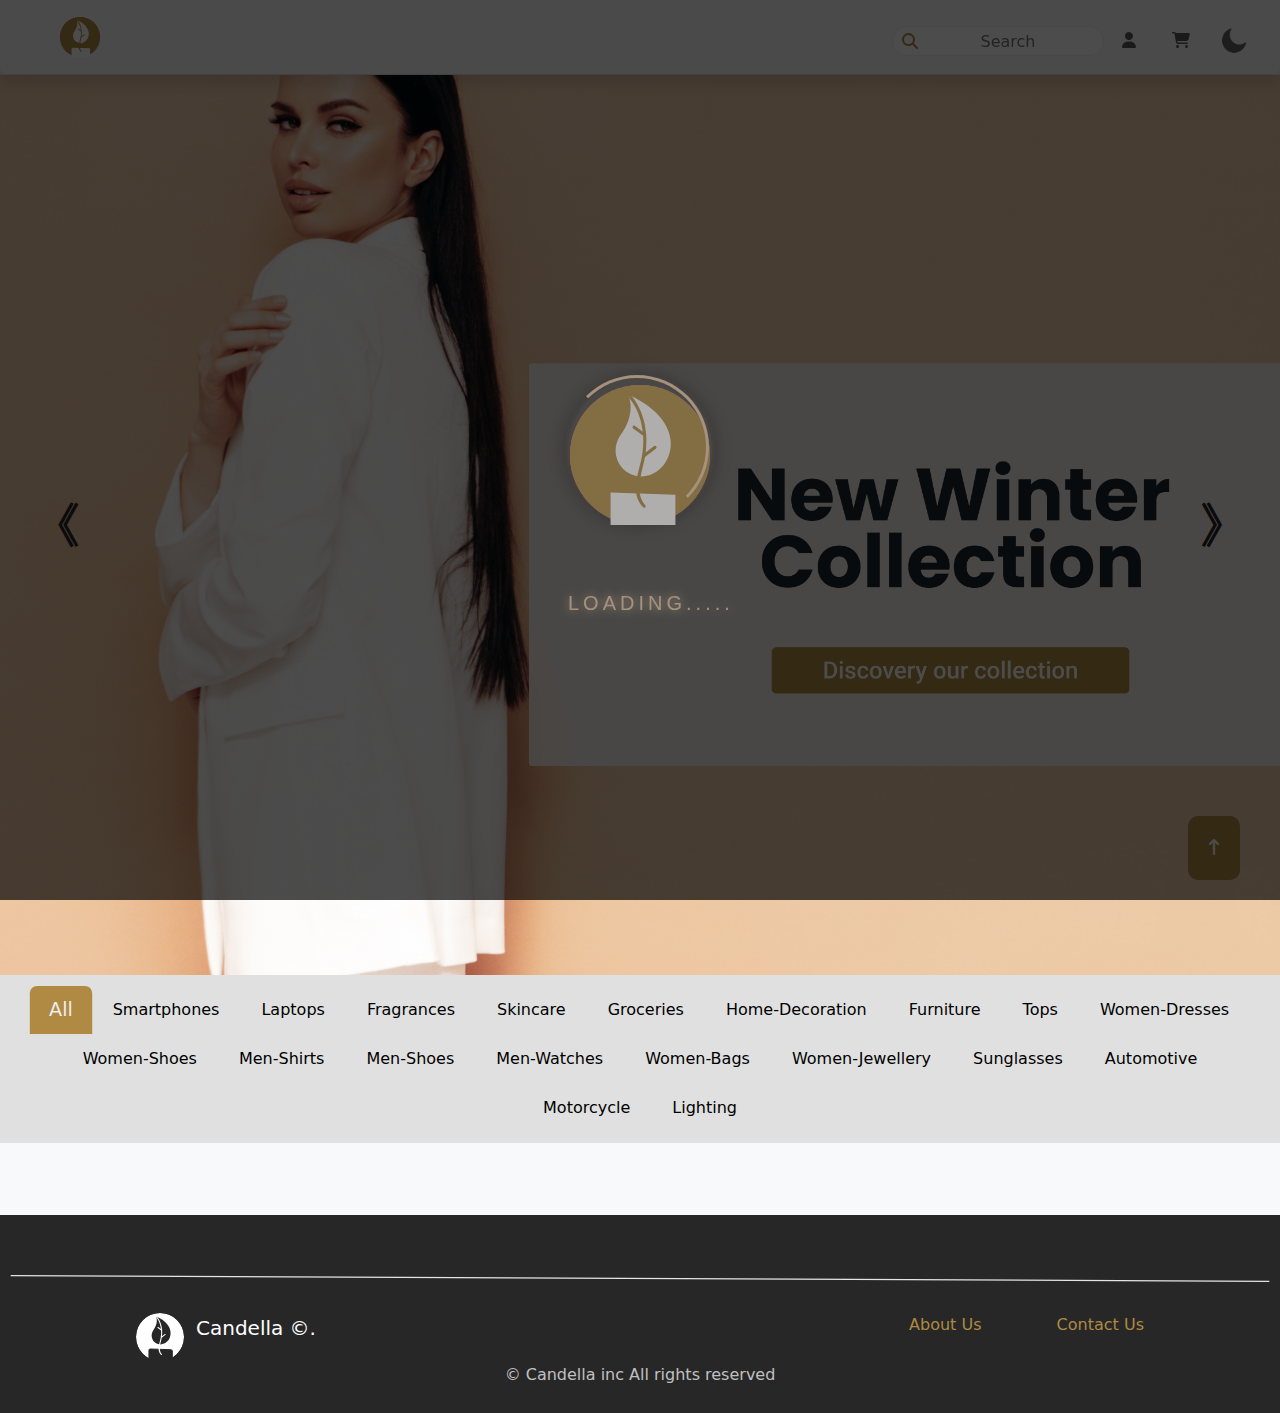
<file: index.html>
<!DOCTYPE html>
<html lang="en">

<head>
    <meta charset="UTF-8">
    <meta name="viewport" content="width=device-width, initial-scale=1.0">
    <title>Candella | Home</title>
    <link rel="icon" type="image/x-icon" href="images/logo.svg">
    <!-- TODO:-------------------START google fonts----------------- -->

    <!-- TODO:-------------------END google fonts------------------- -->

    <!-- TODO:-------------------START CSS Links----------------------->
    <link rel="stylesheet" href="https://cdn.jsdelivr.net/npm/bootstrap@5.3.2/dist/css/bootstrap.min.css">
    <link rel="stylesheet" href="css/all.min.css">
    <link rel="stylesheet" href="css/styles.css">
    <!-- TODO:-------------------END CSS Links------------------------ -->

    <!-- done:-------------------Start jQuery Links------------------------ -->
    <script src="js/jquery.min.js"></script>
    <!-- done:-------------------END jQuery Links------------------------ -->

</head>

<body id="homePage">
    <!-- !------Loading Page-- -->
    <div id="loading">
        <div class="ring">
            <img src="images/logo.svg">
            Loading.....
            <span></span>
        </div>
    </div>
    <!-- !-------- -->
    <div class="container-fluid p-0">
    <nav class="navbar fixed-top navbar-expand-lg shadow  rounded ">
        <div class="container-fluid d-flex align-items-center h-100 ">
            <a class="navbar-brand d-flex justify-content-center align-items-center ms-5" href="index.html">
                <img src="images/logo.svg" class="logo" alt="logo">
            </a>
            <button class="navbar-toggler" type="button" data-bs-toggle="collapse"
                data-bs-target="#navbarSupportedContent" aria-controls="navbarSupportedContent" aria-expanded="false"
                aria-label="Toggle navigation">
                <span class="navbar-toggler-icon"></span>
            </button>

            <div class="collapse navbar-collapse rounded-5 pt-2 toggle-menu" id="navbarSupportedContent">
                <ul class="navbar-nav ms-auto d-flex align-items-center ms-auto ">
                    <li>
                        <form class="search-form" role="search">
                            <input class="form-control-search text-dark mx-auto " type="search" placeholder="Search"
                                aria-label="Search" oninput="search(this.value);" >
                            <i class="fa-solid fa-magnifying-glass search-sign"></i>
                        </form>
                    </li>
                    <li class="nav-item">
                        <a class="nav-link" id="signupIcon" href="signup.html"><i class="fa-solid fa-user"></i></a>
                        <a class="nav-link hiddenIcon" id="signoutIcon" href="login.html"><i class="fa-solid fa-sign-out"></i></a>
                        <a class="nav-link " id="arrow-top" href=""><i class="fa-solid fa-arrow-turn-up"></i></a>
                    </li>
                    <li class="nav-item">
                        <a class="nav-link d-none" href="#"><i class="fa-solid fa-right-from-bracket"></i></a>
                    </li>
                    <li class="nav-item">
                        <a class="nav-link" href="cart.html"><i class="fa-solid fa-cart-shopping"></i>
                            <span id="cart-count"></span>
                        </a>
                    </li>
                    <!-- ! Dark & Light Mode Theme -->
                    <img src="images/moon.png"class='fas' id="dark_Icon">
                    <!-- ! Dark & Light Mode Theme -->
                </ul>


                </div>
            </div>
        </nav>
        <div class="slider-container">
            <div class="slider">

                <img src="images/slider1.png" alt="img1" class="img_slider active">
                <img src="images/slider2.png" alt="img2" class="img_slider">
                <img src="images/slider3.png" alt="img3" class="img_slider">
                <img src="images/slider4.png" alt="img4" class="img_slider">
                <!-- <div class="next">
            <i class="fa-solid fa-angles-right"></i>
        </div>
        <div class="prev">
            <i class="fa-solid fa-angles-left"></i>
        </div> -->
                <a class="prev">《</a>
                <a class="next">》</a>
            </div>
        </div>
        <ul class="nav nav-tabs justify-content-center container-fluid catogories">
            <li class="nav-item ">
                <a class="nav-link category Active" id="all" data-category="" aria-current="page" href="#">All</a>
            </li>
            <li class="nav-item">
                <a class="nav-link category" data-category="category/smartphones" href="#">Smartphones</a>
            </li>
            <li class="nav-item">
                <a class="nav-link category" data-category="category/laptops" href="#">Laptops</a>
            </li>
            <li class="nav-item">
                <a class="nav-link category" data-category="category/fragrances" href="#">Fragrances</a>
            </li>
            <li class="nav-item">
                <a class="nav-link category" data-category="category/skincare" href="#">Skincare</a>
            </li>
            <li class="nav-item">
                <a class="nav-link category" data-category="category/groceries" href="#">Groceries</a>
            </li>
            <li class="nav-item">
                <a class="nav-link category" data-category="category/home-decoration" href="#">Home-Decoration</a>
            </li>
            <li class="nav-item">
                <a class="nav-link category" data-category="category/furniture" href="#">Furniture</a>
            </li>
            <li class="nav-item">
                <a class="nav-link category" data-category="category/tops" href="#">Tops</a>
            </li>
            <li class="nav-item">
                <a class="nav-link category" data-category="category/womens-dresses" href="#">Women-Dresses</a>
            </li>
            <li class="nav-item">
                <a class="nav-link category" data-category="category/womens-shoes" href="#">Women-Shoes</a>
            </li>
            <li class="nav-item">
                <a class="nav-link category" data-category="category/mens-shirts" href="#">Men-Shirts</a>
            </li>
            <li class="nav-item">
                <a class="nav-link category" data-category="category/mens-shoes" href="#">Men-Shoes</a>
            </li>
            <li class="nav-item">
                <a class="nav-link category" data-category="category/mens-watches" href="#">Men-Watches</a>
            </li>
            <li class="nav-item">
                <a class="nav-link category" data-category="category/womens-bags" href="#">Women-Bags</a>
            </li>
            <li class="nav-item">
                <a class="nav-link category" data-category="category/womens-jewellery" href="#">Women-Jewellery</a>
            </li>
            <li class="nav-item">
                <a class="nav-link category" data-category="category/sunglasses" href="#">Sunglasses</a>
            </li>
            <li class="nav-item">
                <a class="nav-link category" data-category="category/automotive" href="#">Automotive</a>
            </li>
            <li class="nav-item">
                <a class="nav-link category" data-category="category/motorcycle" href="#">Motorcycle</a>
            </li>
            <li class="nav-item">
                <a class="nav-link category" data-category="category/lighting" href="#">Lighting</a>
            </li>

        </ul>
        <div class="container d-flex justify-content-center">
            <div class="row fetch mt-4 w-100" id="rowData">
            </div>
        </div>
        <button class="top-button " onclick="scrollToTop()"><i class="fa-solid fa-arrow-up-long"></i></button>
    </div>

    <!-- --------------------Footer-------------------- -->
    <div class="footer mt-5">
        <div class="footerSec1">
            <img class="separator" src="images/line-1.svg" />
            <div class="logoSection">
                <div class="logoSec">
                    <img src="images/logo_b&w .svg" class="logoFooter">
                    <p class="logoDesc">Candella &copy;.</p>
                </div>
                <div class="contactAboutSection">
                    <a class="aboutFooter rounded-top-5" href="#" target="_parent">About Us</a>
                    <a class="contactFooter" href="contact.html">Contact Us</a>
                </div>
            </div>
        </div>
        <div class="aboutDiv">
            <div class="aboutParagraph">
                <h5 class=" mb-5">Candella is a FrontEnd E-commerce Project.</h5>
                <h5>GitHub Repo :</h5>
                <a href="https://github.com/Remondarefat/JavaScript_Project.git ">
                    https://github.com/Remondarefat/JavaScript_Project.git
                </a>
                <h5 class="mt-5">Our Team:</h5>

                <div class="container">
                    <div class="row justify-content-center align-items-center">

                        <div class="col-md-2 col-sm-4 aboutFooterDiv">
                            <img class=" rounded-circle aboutTeamImg" src="images/msps.jpeg" alt="">
                            <p style="font-size: 12px; " class="">
                                <a class="" href="https://www.linkedin.com/in/marwan-salem-442b96151/">
                                    <img src="images/linkedinlogo.png" class="gitIcon"> Marwan Salem
                                </a>
                            </p>
                        </div>

                        <div class="col-md-2 col-sm-4 aboutFooterDiv">
                            <img class=" rounded-circle aboutTeamImg" src="images/mgps.jpg" alt="">
                            <p style="font-size: 12px;">
                                <a class="" href="https://www.linkedin.com/in/moataz-gamal-293146217/">
                                    <img src="images/linkedinlogo.png" class="gitIcon "> Moataz Gamal
                                </a>
                            </p>
                        </div>

                        <div class="col-md-2 col-sm-4 aboutFooterDiv">
                            <img class=" rounded-circle aboutTeamImg" src="images/rsps.jpg" alt="">
                            <p style="font-size: 12px;">
                                <a class="" href="https://www.linkedin.com/in/rehab-sabry-08a864275/">
                                    <img src="images/linkedinlogo.png" class="gitIcon"> Rehab Sabry
                                </a>
                            </p>
                        </div>

                        <div class="col-md-2 col-sm-4 aboutFooterDiv ">
                            <img class=" rounded-circle aboutTeamImg" src="images/mnps.jpg" alt="">
                            <p style="font-size: 12px;">
                                <a class="" href="https://www.linkedin.com/in/minanagib22/">
                                    <img src="images/linkedinlogo.png" class="gitIcon "> Mina Naguib
                                </a>
                            </p>
                        </div>

                        <div class="col-md-2 col-sm-4 aboutFooterDiv ">
                            <img class=" rounded-circle aboutTeamImg" src="images/rrps.jpg" alt="">
                            <p style="font-size: 12px;">
                                <a class="" href="https://www.linkedin.com/in/remonda-refat-679a0b223/">
                                    <img src="images/linkedinlogo.png" class="gitIcon"> Remonda Refaat
                                </a>
                            </p>
                        </div>

                        <div class="col-md-2 col-sm-4 aboutFooterDiv">
                            <img class=" rounded-circle aboutTeamImg" src="images/seps.jpg" alt="">
                            <p style="font-size: 12px;">
                                <a class="" href="https://www.linkedin.com/in/salma-e-856468138/">
                                    <img src="images/linkedinlogo.png" class="gitIcon">Salma El Marhoumy
                                </a>
                            </p>
                        </div>
                    </div>
                </div>
            </div>

        </div>
        <div class="copyR">
            <p class="copyrightParagraph">&copy; Candella inc All rights reserved</p>
        </div>
    </div>
    <!-------------------------------------------- End Of Footer ------------------------------------------>

    <!-- TODO:-------------------JS Links------------------>
    
    <script src="https://cdn.jsdelivr.net/npm/bootstrap@5.3.2/dist/js/bootstrap.bundle.min.js"></script>
    <script src="js/main.js"></script>
    <script src="js/darkMode.js"></script>
    <script src="js/footer.js"></script>
    <!-- TODO:-------------------END JS Links---------------- -->

</body>

</html>
</file>
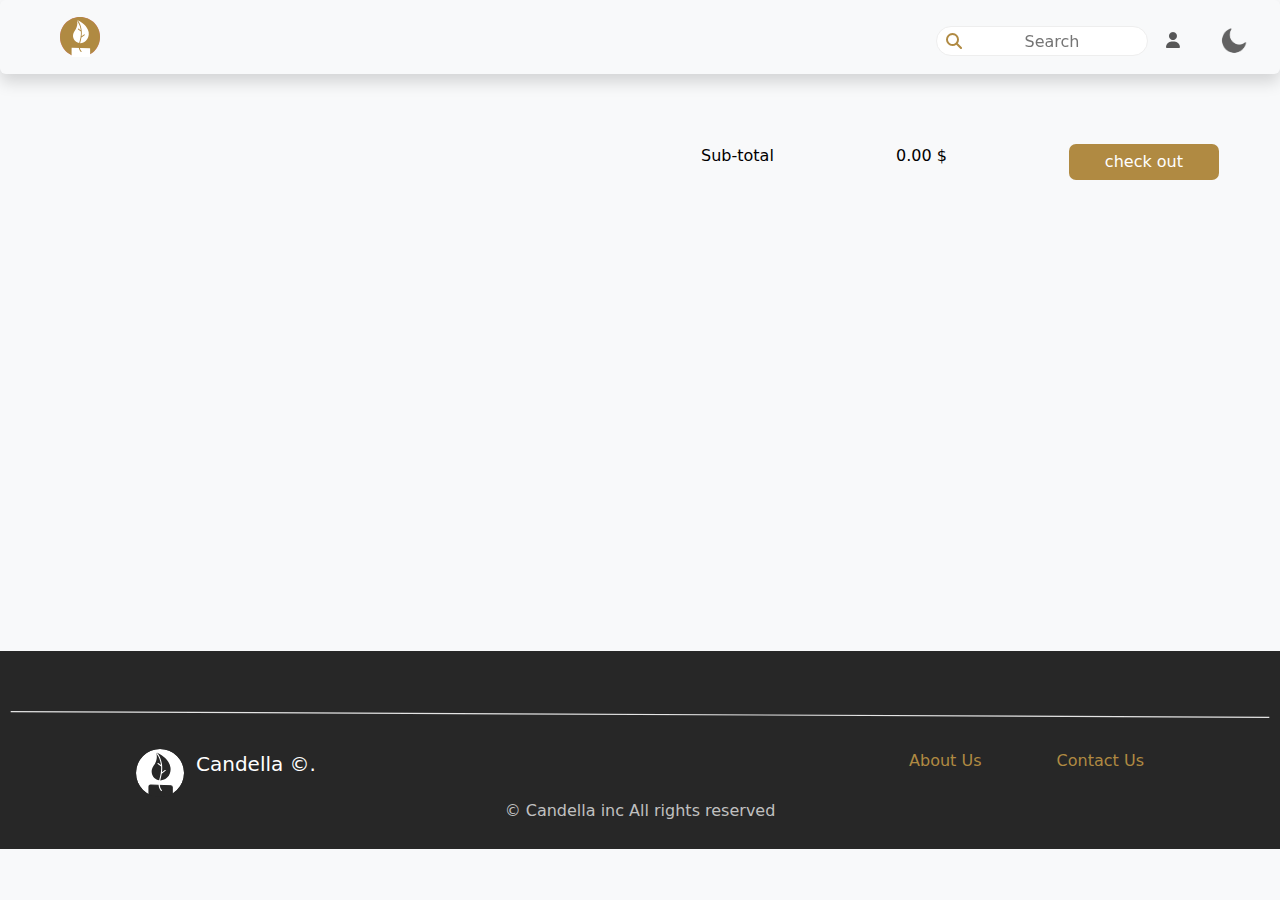
<file: cart.html>
<!DOCTYPE html>
<html>

<head>
    <meta charset="UTF-8">
    <meta name="viewport" content="width=device-width, initial-scale=1.0">
    <title>Candella | Cart</title>
    <link rel="icon" type="image/x-icon" href="images/logo.svg">
    <!-- TODO:-------------------START CSS Links----------------------------->

    <!-- TODO:-------------------START CSS Links----------------------->
    <link rel="stylesheet" href="https://cdn.jsdelivr.net/npm/bootstrap@5.3.2/dist/css/bootstrap.min.css">
    <link rel="stylesheet" href="css/styles.css" />
    <link rel="stylesheet" href="css/all.min.css">

    <script src="js/jquery.min.js"></script>
    <!-- TODO:-------------------END CSS Links------------------------ -->
</head>

<body>


    <!-- --------------------Start Of navBar-------------------- -->

        <div class="container-fluid p-0">
            <nav class="navbar fixed-top navbar-expand-lg shadow color-mode rounded">
                <div class="container-fluid d-flex align-items-center h-100 ">
                    <a class="navbar-brand d-flex justify-content-center align-items-center ms-5" href="index.html">
                        <img src="images/logo.svg" class="logo" alt="logo">
                    </a>
                    <button class="navbar-toggler" type="button" data-bs-toggle="collapse"
                        data-bs-target="#navbarSupportedContent" aria-controls="navbarSupportedContent" aria-expanded="false"
                        aria-label="Toggle navigation">
                        <span class="navbar-toggler-icon"></span>
                    </button>
                    <div class="collapse navbar-collapse rounded-5 pt-2 toggle-menu" id="navbarSupportedContent">
                        <ul class="navbar-nav ms-auto d-flex align-items-center ms-auto ">
                            <li>
                                <form class="search-form" role="search">
                                    <input class="form-control-search mx-auto " type="search" placeholder="Search"
                                        aria-label="Search">
                                    <i class="fa-solid fa-magnifying-glass search-sign"></i>
                                </form>
                            </li>
                            <li class="nav-item">
                                <a class="nav-link" id="signupIcon" href="signup.html"><i class="fa-solid fa-user"></i></a>
                                <a class="nav-link hiddenIcon" id="signoutIcon" href="login.html"><i class="fa-solid fa-sign-out"></i></a>
                            </li>
                            <li class="nav-item">
                                <a class="nav-link d-none" href="#"><i class="fa-solid fa-right-from-bracket"></i></a>
                            </li>
                            <!-- <li class="nav-item"> ---------  cart Icon ----------------------------
                                <a class="nav-link" href="cart.html"><i class="fa-solid fa-cart-shopping"></i></a>
                            </li> -->
                    <!-- ! Dark & Light Mode Theme -->
                    <img src="images/moon.png"class='fas' id="dark_Icon">
                    <!-- ! Dark & Light Mode Theme -->
                    </ul>

                </div>
            </div>
        </nav>
        <!-- --------------------end Of navBar-------------------- -->

        <!-- --------------------Start Of cart-------------------- -->

        <div class="container p-5 mb-5 ">
        </div>


        <div class="offset-6 col-6 mt-5 mb-5 cart-height">
            <div class="d-flex justify-content-around">
                <p class="text-start">Sub-total</p>
                <p class="text-start totalCartPrice">9.99 $</p>
                <p class="che text-start btn-1  text-center " onclick="checkout()">check out</p>
            </div>
        </div>
        <!-- --------------------End Of cart-------------------- -->

        <!-- --------------------Footer-------------------- -->
        <div class="footer">
            <div class="footerSec1">
                <img class="separator" src="images/line-1.svg" />
                <div class="logoSection">
                    <div class="logoSec">
                        <img src="images/logo_b&w .svg" class="logoFooter">
                        <p class="logoDesc">Candella &copy;.</p>
                    </div>
                    <div class="contactAboutSection">
                        <a class="aboutFooter rounded-top-5" href="#" target="_parent">About Us</a>
                        <a class="contactFooter" href="contact.html">Contact Us</a>
                    </div>
                </div>
            </div>
            <div class="aboutDiv">
                <div class="aboutParagraph">
                    <h5 class=" mb-5">Candella is a FrontEnd E-commerce Project.</h5>
                    <h5>GitHub Repo :</h5>
                    <a href="https://github.com/Remondarefat/JavaScript_Project.git ">
                        https://github.com/Remondarefat/JavaScript_Project.git
                    </a>
                    <h5 class="mt-5">Our Team:</h5>

                    <div class="container">
                        <div class="row justify-content-center align-items-center">

                            <div class="col-md-2 col-sm-4 aboutFooterDiv">
                                <img class=" rounded-circle aboutTeamImg" src="images/msps.jpeg" alt="">
                                <p style="font-size: 12px; " class="">
                                    <a class="" href="https://www.linkedin.com/in/marwan-salem-442b96151/">
                                        <img src="images/linkedinlogo.png" class="gitIcon"> Marwan Salem
                                    </a>
                                </p>
                            </div>

                            <div class="col-md-2 col-sm-4 aboutFooterDiv">
                                <img class=" rounded-circle aboutTeamImg" src="images/mgps.jpg" alt="">
                                <p style="font-size: 12px;">
                                    <a class="" href="https://www.linkedin.com/in/moataz-gamal-293146217/">
                                        <img src="images/linkedinlogo.png" class="gitIcon "> Moataz Gamal
                                    </a>
                                </p>
                            </div>

                            <div class="col-md-2 col-sm-4 aboutFooterDiv">
                                <img class=" rounded-circle aboutTeamImg" src="images/rsps.jpg" alt="">
                                <p style="font-size: 12px;">
                                    <a class="" href="https://www.linkedin.com/in/rehab-sabry-08a864275/">
                                        <img src="images/linkedinlogo.png" class="gitIcon"> Rehab Sabry
                                    </a>
                                </p>
                            </div>

                            <div class="col-md-2 col-sm-4 aboutFooterDiv ">
                                <img class=" rounded-circle aboutTeamImg" src="images/mnps.jpg" alt="">
                                <p style="font-size: 12px;">
                                    <a class="" href="https://www.linkedin.com/in/minanagib22/">
                                        <img src="images/linkedinlogo.png" class="gitIcon "> Mina Naguib
                                    </a>
                                </p>
                            </div>

                            <div class="col-md-2 col-sm-4 aboutFooterDiv ">
                                <img class=" rounded-circle aboutTeamImg" src="images/rrps.jpg" alt="">
                                <p style="font-size: 12px;">
                                    <a class="" href="https://www.linkedin.com/in/remonda-refat-679a0b223/">
                                        <img src="images/linkedinlogo.png" class="gitIcon"> Remonda Refaat
                                    </a>
                                </p>
                            </div>

                            <div class="col-md-2 col-sm-4 aboutFooterDiv">
                                <img class=" rounded-circle aboutTeamImg" src="images/seps.jpg" alt="">
                                <p style="font-size: 12px;">
                                    <a class="" href="https://www.linkedin.com/in/salma-e-856468138/">
                                        <img src="images/linkedinlogo.png" class="gitIcon">Salma El Marhoumy
                                    </a>
                                </p>
                            </div>
                        </div>
                    </div>
                </div>

            </div>
            <div class="copyR">
                <p class="copyrightParagraph">&copy; Candella inc All rights reserved</p>
            </div>
        </div>


        <script src="js/footer.js"></script>
        <!-------------------------------------------- End Of Footer ------------------------------------------>

        <script src="js/darkMode.js"></script>
        <script src="js/cart.js"></script>
</body>

</html>
</file>
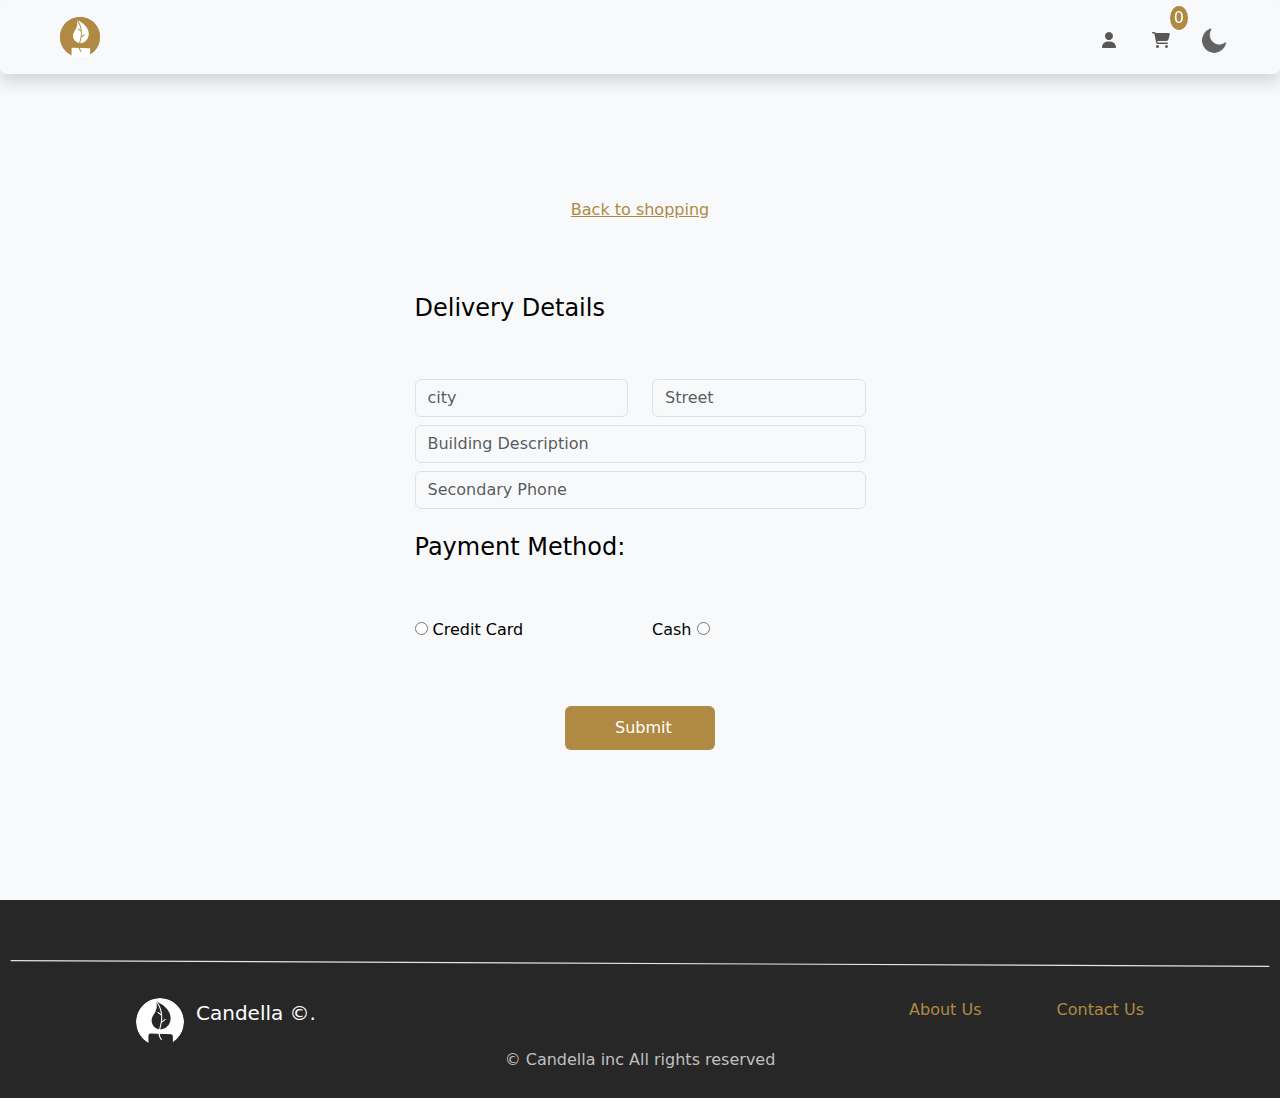
<file: checkOut.html>
<!DOCTYPE html>
<html lang="en">

<head>
    <meta charset="UTF-8">
    <meta name="viewport" content="width=device-width, initial-scale=1.0">
    <title>Candella | Check Out</title>
    <link rel="icon" type="image/x-icon" href="images/logo.svg">
    <!-- TODO:-------------------START CSS Links----------------------------->
    <link rel="stylesheet" href="https://cdn.jsdelivr.net/npm/bootstrap@5.3.2/dist/css/bootstrap.min.css">
    <link rel="stylesheet" href="css/all.min.css">
    <link rel="stylesheet" href="css/styles.css">
    <!-- TODO:-------------------END CSS Links---------------------------- -->
    <!-- TODO:-------------------Start jQuery Links------------------------ -->
    <script src="js/jquery.min.js"></script>
    <!-- TODO:-------------------END jQuery Links------------------------ -->
</head>

<body>
    <!-- ! ChechOut Form -->
    <!-- !NavBar -->
    <div class="container-fluid p-0 ">
        <nav class="navbar fixed-top navbar-expand-lg shadow color-mode rounded">
            <div class="container-fluid d-flex align-items-center h-100 ">
                <a class="navbar-brand d-flex justify-content-center align-items-center ms-5" href="index.html">
                    <img src="images/logo.svg" class="logo" alt="logo">
                </a>
                <button class="navbar-toggler" type="button" data-bs-toggle="collapse"
                    data-bs-target="#navbarSupportedContent" aria-controls="navbarSupportedContent"
                    aria-expanded="false" aria-label="Toggle navigation">
                    <span class="navbar-toggler-icon"></span>
                </button>
                <div class="collapse navbar-collapse rounded-5 pt-2 toggle-menu" id="navbarSupportedContent">
                    <ul class="navbar-nav ms-auto d-flex align-items-center ms-auto ">
                        <li>
                            <!-- <form class="search-form" role="search">
                                <input class="form-control-search mx-auto " type="search" placeholder="Search"
                                    aria-label="Search">
                                <i class="fa-solid fa-magnifying-glass search-sign"></i>
                            </form> -->
                        </li>
                        <li class="nav-item">
                            <a class="nav-link" id="signupIcon" href="signup.html"><i class="fa-solid fa-user"></i></a>
                            <a class="nav-link hiddenIcon" id="signoutIcon" href="login.html"><i class="fa-solid fa-sign-out"></i></a>
                        </li>
                        <li class="nav-item">
                            <a class="nav-link d-none" href="#"><i class="fa-solid fa-right-from-bracket"></i></a>
                        </li>
                        <li class="nav-item">
                            <a class="nav-link" href="cart.html"><i class="fa-solid fa-cart-shopping"></i>
                                <span id="cart-count"></span>
                            </a>
                        </li>
                    <!-- ! Dark & Light Mode Theme -->
                    <img src="images/moon.png"class='fas' id="dark_Icon">
                    <!-- ! Dark & Light Mode Theme -->
                    </ul>

                </div>
            </div>
                
        </nav>

        <!-- ! check out section -->
        <section id="checkOut">


            <div class="checkOutInfo d-flex justify-content-center align-items-center">
                <div class="container d -flex flex-wrap flex-column">
                    <div class="text-center">
                        <a class="toShop d-inline-block mt-5" href="index.html">Back to shopping</a>
                    </div>
                    <div class="row d-flex justify-content-center mt-5 ">
                        <div class="col-md-5 ">
                            <div class="row mt-4">
                                <div class="col">
                                    <h3 id="signup-heading" class="fs-4 ">Delivery Details</h3>
                                </div>
                            </div>
                            <div class="row mt-2 mt-5">
                                <div class="col-md-6">
                                    <input class=" form-control" id="cityName" type="text" name="city"
                                        placeholder="city" required>
                                </div>
                                <div class="col-md-6">
                                    <input class="  form-control" id="streetName" type="text" name="street"
                                        placeholder="Street" required>
                                </div>
                            </div>
                            <div class="row mt-2">
                                <div class="col">
                                    <input class="  form-control" id="BuildingDescription" type="text"
                                        name="BuildingDescription" placeholder="Building Description" required>
                                </div>
                            </div>
                            <div class="row mt-2">
                                <div class="col">
                                    <input class="  form-control" id="secPhone" type="text" name="secPhone"
                                        placeholder="Secondary Phone" required>
                                </div>
                            </div>
                            <div class="row mt-4">
                                <div class="col">
                                    <h3 id="signup-heading" class="fs-4">Payment Method:</h3>
                                </div>
                            </div>
                            <div class="row mt-5">
                                <div class="col-md-6">
                                    <input type="radio" id="CreditCard" name="payment_method" value="CreditCard">
                                    <label for="CreditCard">Credit Card</label>
                                </div>
                                <div class="col-md-6">
                                    <label for="Cash">Cash</label>
                                    <input type="radio" id="Cash" name="payment_method" value="Cash">
                                </div>
                            </div>
                            <div id="creditCardInfo" class="trans ">
                                <div class="creditCardInfoDropD">
                                    <div class="row mt-3">
                                        <div class="col-md-6">
                                            <input id="CardNumber" class=" form-control" type="number"
                                                placeholder="CardNumber" required maxlength="16" pattern="[0-9]">
                                        </div>
                                    </div>
                                    <div class="row mt-2">
                                        <div class="col-md-6">
                                            <input id="CVV" class="form-control" type="number" placeholder="CVV"
                                                maxlength="3" required>
                                        </div>
                                    </div>
                                </div>
                            </div>
                            <div id="checkOutValidation" class="mt-3 text-center fs-5"></div>
                            <div class="text-center">
                                <button onclick="orderSubmit()"
                                    class=" btn-1  py-2 px-5 d-inline-block mt-5 text-decoration-none  rounded-2">Submit</button>
                            </div>
                        </div>
                    </div>
                </div>
            </div>
    </div>
    </section>
    <!-- --------------------Footer-------------------- -->
    <div class="footer">
        <div class="footerSec1">
            <img class="separator" src="images/line-1.svg" />
            <div class="logoSection">
                <div class="logoSec">
                    <img src="images/logo_b&w .svg" class="logoFooter">
                    <p class="logoDesc">Candella &copy;.</p>
                </div>
                <div class="contactAboutSection">
                    <a class="aboutFooter rounded-top-5" href="#" target="_parent">About Us</a>
                    <a class="contactFooter" href="contact.html">Contact Us</a>
                </div>
            </div>
        </div>
        <div class="aboutDiv">
            <div class="aboutParagraph">
                <h5 class=" mb-5">Candella is a FrontEnd E-commerce Project.</h5>
                <h5>GitHub Repo :</h5>
                <a href="https://github.com/Remondarefat/JavaScript_Project.git ">
                    https://github.com/Remondarefat/JavaScript_Project.git
                </a>
                <h5 class="mt-5">Our Team:</h5>

                <div class="container">
                    <div class="row justify-content-center align-items-center">

                        <div class="col-md-2 col-sm-4 aboutFooterDiv">
                            <img class=" rounded-circle aboutTeamImg" src="images/msps.jpeg" alt="">
                            <p style="font-size: 12px; " class="">
                                <a class="" href="https://www.linkedin.com/in/marwan-salem-442b96151/">
                                    <img src="images/linkedinlogo.png" class="gitIcon"> Marwan Salem
                                </a>
                            </p>
                        </div>

                        <div class="col-md-2 col-sm-4 aboutFooterDiv">
                            <img class=" rounded-circle aboutTeamImg" src="images/mgps.jpg" alt="">
                            <p style="font-size: 12px;">
                                <a class="" href="https://www.linkedin.com/in/moataz-gamal-293146217/">
                                    <img src="images/linkedinlogo.png" class="gitIcon "> Moataz Gamal
                                </a>
                            </p>
                        </div>

                        <div class="col-md-2 col-sm-4 aboutFooterDiv">
                            <img class=" rounded-circle aboutTeamImg" src="images/rsps.jpg" alt="">
                            <p style="font-size: 12px;">
                                <a class="" href="https://www.linkedin.com/in/rehab-sabry-08a864275/">
                                    <img src="images/linkedinlogo.png" class="gitIcon"> Rehab Sabry
                                </a>
                            </p>
                        </div>

                        <div class="col-md-2 col-sm-4 aboutFooterDiv ">
                            <img class=" rounded-circle aboutTeamImg" src="images/mnps.jpg" alt="">
                            <p style="font-size: 12px;">
                                <a class="" href="https://www.linkedin.com/in/minanagib22/">
                                    <img src="images/linkedinlogo.png" class="gitIcon "> Mina Naguib
                                </a>
                            </p>
                        </div>

                        <div class="col-md-2 col-sm-4 aboutFooterDiv ">
                            <img class=" rounded-circle aboutTeamImg" src="images/rrps.jpg" alt="">
                            <p style="font-size: 12px;">
                                <a class="" href="https://www.linkedin.com/in/remonda-refat-679a0b223/">
                                    <img src="images/linkedinlogo.png" class="gitIcon"> Remonda Refaat
                                </a>
                            </p>
                        </div>

                        <div class="col-md-2 col-sm-4 aboutFooterDiv">
                            <img class=" rounded-circle aboutTeamImg" src="images/seps.jpg" alt="">
                            <p style="font-size: 12px;">
                                <a class="" href="https://www.linkedin.com/in/salma-e-856468138/">
                                    <img src="images/linkedinlogo.png" class="gitIcon">Salma El Marhoumy
                                </a>
                            </p>
                        </div>
                    </div>
                </div>
            </div>

        </div>
        <div class="copyR">
            <p class="copyrightParagraph">&copy; Candella inc All rights reserved</p>
        </div>
        <!-- !End Footer -->


        <!-- TODO:-------------------JS Links------------------>
        <script src="https://cdn.jsdelivr.net/npm/bootstrap@5.3.2/dist/js/bootstrap.bundle.min.js"></script>
        <script src="js/checkOut.js"></script>
        <script src="js/darkMode.js"></script>
        <script src="js/footer.js"></script>
        <!-- TODO:-------------------END JS Links---------------- -->

</body>

</html>
</file>
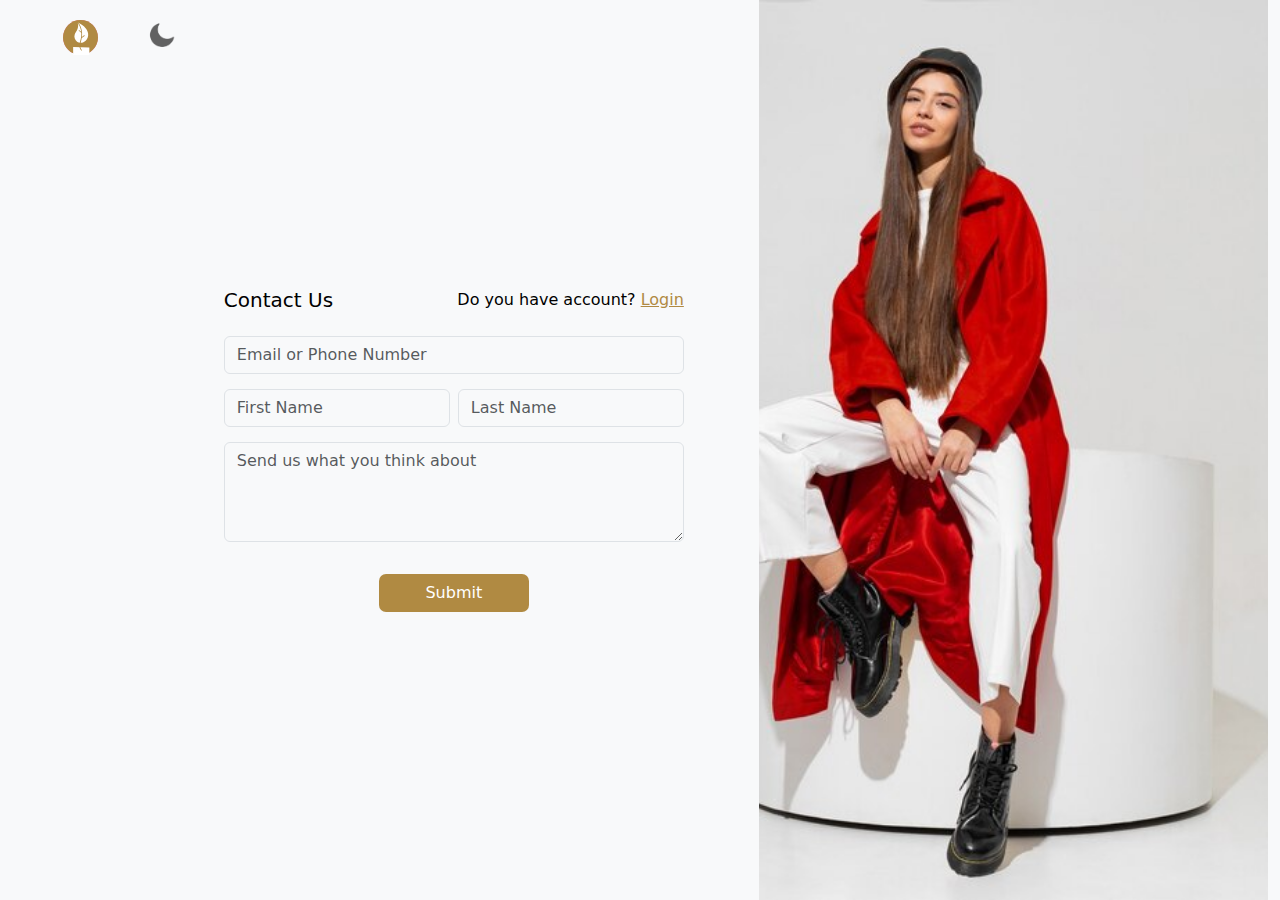
<file: contact.html>
<!DOCTYPE html>
<html lang="en">

<head>
    <meta charset="UTF-8">
    <meta name="viewport" content="width=device-width, initial-scale=1.0">
    <title>Candella | Contact</title>
    <link rel="icon" type="image/x-icon" href="images/logo.svg">
    <!-- TODO:-------------------START CSS Links----------------------->
    <link rel="stylesheet" href="https://cdn.jsdelivr.net/npm/bootstrap@5.3.2/dist/css/bootstrap.min.css">
    <link rel="stylesheet" href="css/styles.css">
    <!-- TODO:-------------------END CSS Links------------------------ -->
</head>

<body>
    <!-- Contact Us Page -->
    <div class="container-fluid d-flex flex-wrap flex-column">
        <div class="row">
            <div class="contact-first-block col-md-7 d-flex flex-wrap justify-content-center align-items-center">
                <img src="images/logo.svg" alt="Logo" class="contact-logo d-flex flex-column">
                    <!-- ! Dark & Light Mode Theme -->
                    <img src="images/moon.png"class='fas contact-logo d-flex flex-column mx-5' id="dark_Icon">
                    <!-- ! Dark & Light Mode Theme -->

                <form>
                    <div class="d-flex justify-content-between">
                        <h1 class="mb-4 fs-5">Contact Us</h1>
                        <p>Do you have account? <a class="redirect-anchor" href="login.html">Login</a></p>
                    </div>
                    <input type="text" class="form-control" id="contact-email" placeholder="Email or Phone Number"
                        required>

                    <div class="col-auto">
                        <div class="d-flex col-auto">
                            <input type="text" class="form-control me-2" placeholder="First Name" aria-label="firstName"
                                id="contact-fname" required>
                            <input type="text" class="form-control" placeholder="Last Name" aria-label="lastName"
                                id="contact-lname" required>
                        </div>
                        <textarea class="form-control contact-textarea" id="contact-textarea"
                            placeholder="Send us what you think about" required></textarea>
                        <div class="centerbtn d-flex justify-content-center">
                            <button type="submit" class="btn btn-primary contact-btn"
                                onclick="submitForm()">Submit</button>
                        </div>
                    </div>

                </form>
            </div>
            <div class="col-md-5">
                <img class="contact-image" src="images/contact.jpg" alt="Contact Image">
            </div>
        </div>
    </div>

    <!-- TODO:-------------------JS Links------------------>
    <script src="https://cdn.jsdelivr.net/npm/bootstrap@5.3.2/dist/js/bootstrap.bundle.min.js"></script>
    <script src="js/darkMode.js"></script>
    <script src="js/contact.js"></script>

    <!-- TODO:-------------------END JS Links---------------- -->
</body>

</html>
</file>
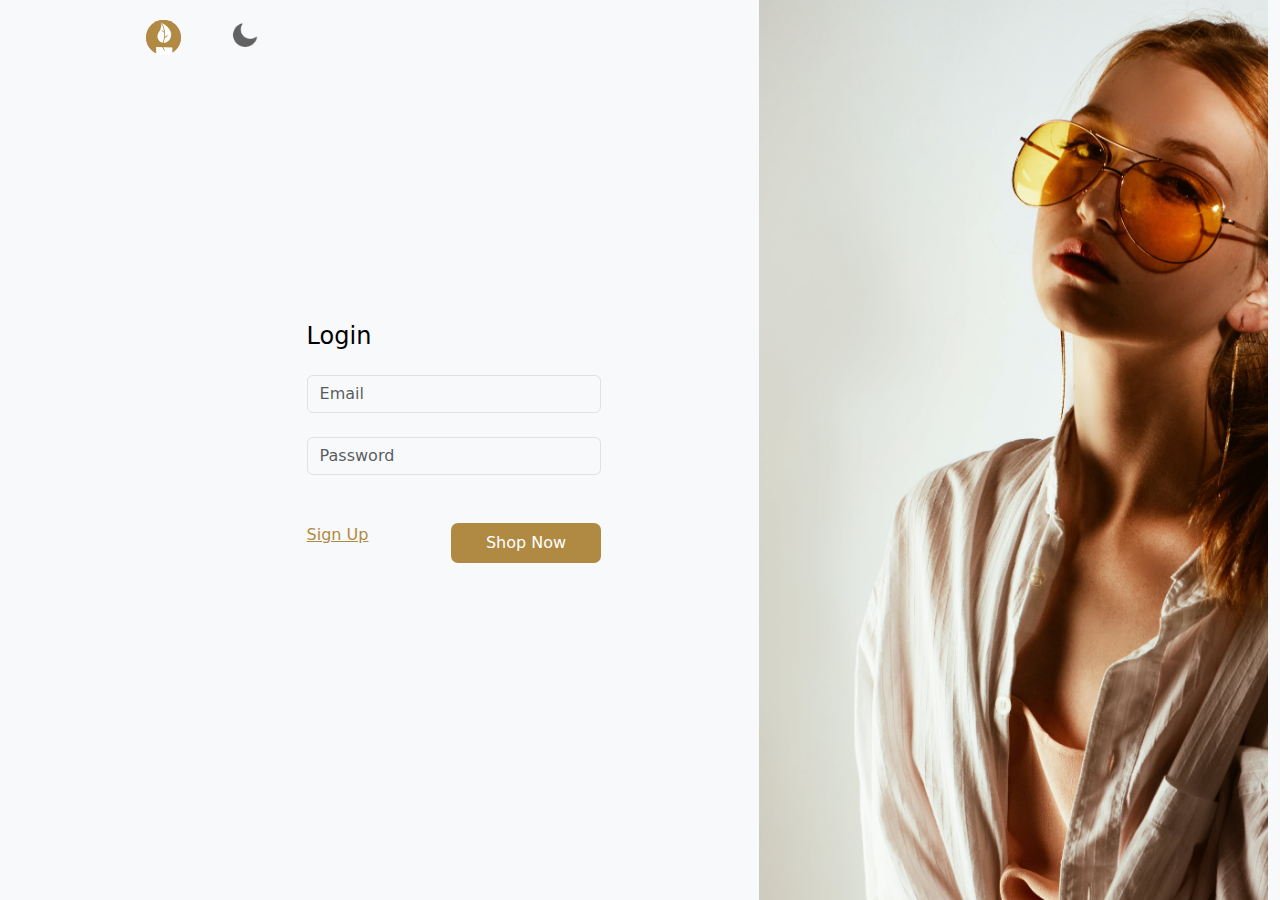
<file: login.html>
<!DOCTYPE html>
<html lang="en">
<head>
    <meta charset="UTF-8">
    <meta name="viewport" content="width=device-width, initial-scale=1.0">
    <title>Candella | Login</title>
    <link rel="icon" type="image/x-icon" href="images/logo.svg">
    <!-- TODO:-------------------START google fonts----------------- -->

    <!-- TODO:-------------------END google fonts------------------- -->

    <!-- TODO:-------------------START CSS Links----------------------->
    <link rel="stylesheet" href="https://cdn.jsdelivr.net/npm/bootstrap@5.3.2/dist/css/bootstrap.min.css">
    <link rel="stylesheet" href="css/styles.css">
    <!-- TODO:-------------------END CSS Links------------------------ -->
</head>
<body>
    <!-- ! Login Form -->
    <section id="loginForm">
        <div class="container-fluid d-flex flex-wrap flex-column">
            <div class="row">
                <div class="contact-first-block d-flex col-md-7 flex-wrap justify-content-center align-items-center">
                    <img  src="images/logo.svg" alt="Logo" width="35"  class="signup-logo d-flex flex-column">
                <!-- ! Dark & Light Mode Theme -->
                <img src="images/moon.png"class='fas contact-logo d-flex flex-column mx-5' id="dark_Icon">
                <!-- ! Dark & Light Mode Theme -->
                    
                        <div class="col-md-5 ">
                        <h1 id="signup-heading" class="mb-4 fs-4 " >Login</h1>
                            <input type="email" class="form-control mb-4" id="email"  placeholder="Email"  required>
                            <div id="emailValidation" class="mb-3"></div>
                            <input type="password" class="form-control" placeholder="Password" id="password" required>
                            <div id="passwordValidation"></div>
                            <div class="d-flex justify-content-between mt-5">
                                <a href="signup.html" class="redirect-anchor">Sign Up</a>
                                <input id="btn-submit" type="submit"  class=" btn-1" value="Shop Now">
                            </div>
                            <div id="loginValidation" class="fs-5 ">

                            </div>

                        </div>
                    
                    
                </div>
                <div class="col-md-5 signup-image-container">
                    <img  class="signup-image" src="images/signup&login.jpg" alt="Sign Up Image">
                </div>
            </div>

        </div>

    </section>






    <!-- TODO:-------------------JS Links------------------>
    <script src="https://cdn.jsdelivr.net/npm/bootstrap@5.3.2/dist/js/bootstrap.bundle.min.js"></script>
    
    <script src="js/darkMode.js"></script>
    <script src="js/login.js"></script>
    <!-- TODO:-------------------END JS Links---------------- -->
</body>
</html>
</file>
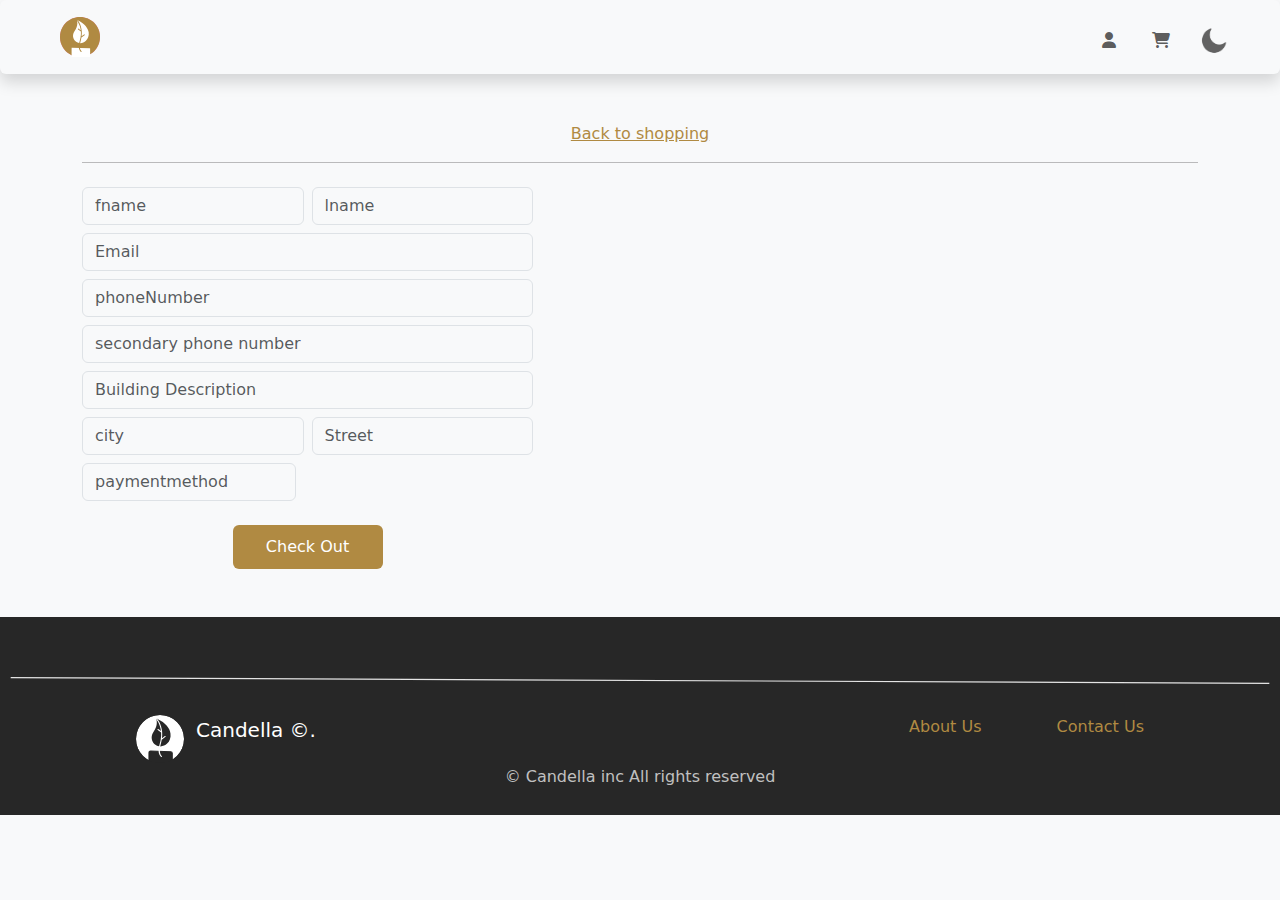
<file: orderDetails.html>
<!DOCTYPE html>
<html lang="en">

<head>
    <meta charset="UTF-8">
    <meta name="viewport" content="width=device-width, initial-scale=1.0">
    <title>Candella | Order Details</title>
    <link rel="icon" type="image/x-icon" href="images/logo.svg">
    <!-- TODO:-------------------START CSS Links----------------------->
    <link rel="stylesheet" href="https://cdn.jsdelivr.net/npm/bootstrap@5.3.2/dist/css/bootstrap.min.css">
    <link rel="stylesheet" href="https://cdnjs.cloudflare.com/ajax/libs/font-awesome/5.13.0/css/all.min.css">
    <link rel="stylesheet" href="css/all.min.css">
    <link rel="stylesheet" href="css/styles.css">
    <!-- TODO:-------------------END CSS Links------------------------ -->
    <!-- TODO:-------------------Start jQuery Links------------------------ -->
    <script src="js/jquery.min.js"></script>
    <!-- TODO:-------------------END jQuery Links------------------------ -->
</head>

<body>
    <!--! Navbar---- -->
    <div class="container-fluid p-0">
        <nav class="navbar  navbar-expand-lg shadow color-mode rounded mb-5">
            <div class="container-fluid d-flex align-items-center h-100 ">
                <a class="navbar-brand d-flex justify-content-center align-items-center ms-5" href="index.html">
                    <img src="images/logo.svg" class="logo" alt="logo">
                </a>
                <button class="navbar-toggler" type="button" data-bs-toggle="collapse"
                    data-bs-target="#navbarSupportedContent" aria-controls="navbarSupportedContent"
                    aria-expanded="false" aria-label="Toggle navigation">
                    <span class="navbar-toggler-icon"></span>
                </button>
                <div class="collapse navbar-collapse rounded-5 pt-2 toggle-menu" id="navbarSupportedContent">
                    <ul class="navbar-nav ms-auto d-flex align-items-center ms-auto ">
                        <!-- <li>
                        <form class="search-form" role="search">
                            <input class="form-control-search mx-auto " type="search" placeholder="Search"
                                aria-label="Search">
                            <i class="fa-solid fa-magnifying-glass search-sign"></i>
                        </form>
                    </li> -->
                    <li class="nav-item">
                        <a class="nav-link" id="signupIcon" href="signup.html"><i class="fa-solid fa-user"></i></a>
                        <a class="nav-link hiddenIcon" id="signoutIcon" href="login.html"><i class="fa-solid fa-sign-out"></i></a>
                    </li>
                    <li class="nav-item">
                        <a class="nav-link d-none" href="#"><i class="fa-solid fa-right-from-bracket"></i></a>
                    </li>
                    <li class="nav-item">
                        <a class="nav-link" href="cart.html"><i class="fa-solid fa-cart-shopping"></i>
                            <span id="cart-count"></span>
                        </a>
                    </li>
                    <!-- ! Dark & Light Mode Theme -->
                    <img src="images/moon.png"class='fas' id="dark_Icon">
                    <!-- ! Dark & Light Mode Theme -->
                </ul>

                </div>
            </div>
                
        </nav>
        <!-- !-----Items Info----- -->
        <div class="container  ">
            <div class="text-center">
                <a class="toShop d-inline-block  " href="index.html">Back to shopping</a>
            </div>
            <div id="ItemsBody">

            </div>
            <div id="totalItemsPrice">

            </div>

            <hr>
        </div>

        <!-- !-----End Items Info- -->

        <!-- !-----Order Info----- -->
        <section id="orderConfirm">
            <div class="container">
                <div class="orderConfirmInfo">
                    <div class="row ">
                        <div class="col-md-5 ">
                            <!-- ! ----->
                            <div class="row mt-2 gx-2">
                                <div class="col-md-6">
                                    <input class=" form-control" id="fname" type="text" name="fname" placeholder="fname"
                                        readonly required>
                                </div>
                                <div class="col-md-6">
                                    <input class="  form-control" id="lname" type="text" name="lname"
                                        placeholder="lname" readonly required>
                                </div>
                            </div>
                            <div class="row mt-2">
                                <div class="col">
                                    <input class="  form-control" id="userEmail" type="email" name="userEmail"
                                        placeholder="Email" readonly required>
                                </div>
                            </div>
                            <div class="row mt-2">
                                <div class="col">
                                    <input class="  form-control" id="phoneNumber" type="text" name="phoneNumber"
                                        placeholder="phoneNumber" readonly required>
                                </div>
                            </div>
                            <div class="row mt-2">
                                <div class="col">
                                    <input class="  form-control" id="secPhoneNumber" type="text" name="secPhoneNumber"
                                        placeholder="secondary phone number" readonly required>
                                </div>
                            </div>
                            <div class="row mt-2">
                                <div class="col">
                                    <input class="  form-control" id="BuildingDescription" type="text"
                                        name="BuildingDescription" placeholder="Building Description" readonly required>
                                </div>
                            </div>
                            <div class="row mt-2 gx-2">
                                <div class="col-md-6">
                                    <input class=" form-control" id="cityName" type="text" name="city"
                                        placeholder="city" readonly required>
                                </div>
                                <div class="col-md-6">
                                    <input class="  form-control" id="streetName" type="text" name="street"
                                        placeholder="Street" readonly required>
                                </div>
                            </div>

                            <div class="row mt-2">
                                <div class="col-md-6">
                                    <input class="  form-control" id="paymentmethod" type="text" name="payment_method"
                                        placeholder="paymentmethod" readonly required>
                                </div>
                            </div>
                            <div id="creditCardInfo" class="d-none">
                                <div class="row mt-3">
                                    <div class="col-md-6">
                                        <input id="CardNumber" class=" form-control" type="text"
                                            placeholder="CardNumber" readonly>
                                    </div>
                                </div>
                                <div class="row mt-2">
                                    <div class="col-md-6">
                                        <input id="CVV" class="form-control" type="text" placeholder="CVV" readonly>
                                    </div>
                                </div>
                            </div>
                            <div class="text-center" id="checkOutBtn">
                                <button href="#"
                                    class=" btn-1  py-2 px-6 d-inline-block mt-4 text-decoration-none  rounded-2">Check
                                    Out</button>
                            </div>
                            <!--! --- -->
                        </div>
                        <div class=" text-center col-md-4 offset-3 d-flex justify-content-center align-items-center ">
                            <div class=" d-none mt-5" id="logoDisplay">
                                <img src="images/CheckCircle.svg" class="w-50 mb-2">
                                <p class=" fs-3 ">Order Confirmed</p>
                            </div>
                        </div>
                    </div>
                </div>

        </section>
    </div>

    <!-- --------------------Footer-------------------- -->
    <div class="footer mt-5">
        <div class="footerSec1">
            <img class="separator" src="images/line-1.svg" />
            <div class="logoSection">
                <div class="logoSec">
                    <img src="images/logo_b&w .svg" class="logoFooter">
                    <p class="logoDesc">Candella &copy;.</p>
                </div>
                <div class="contactAboutSection">
                    <a class="aboutFooter rounded-top-5" href="#" target="_parent">About Us</a>
                    <a class="contactFooter" href="contact.html">Contact Us</a>
                </div>
            </div>
        </div>
        <div class="aboutDiv">
            <div class="aboutParagraph">
                <h5 class=" mb-5">Candella is a FrontEnd E-commerce Project.</h5>
                <h5>GitHub Repo :</h5>
                <a href="https://github.com/Remondarefat/JavaScript_Project.git ">
                    https://github.com/Remondarefat/JavaScript_Project.git
                </a>
                <h5 class="mt-5">Our Team:</h5>

                <div class="container">
                    <div class="row justify-content-center align-items-center">

                        <div class="col-md-2 col-sm-4 aboutFooterDiv">
                            <img class=" rounded-circle aboutTeamImg" src="images/msps.jpeg" alt="">
                            <p style="font-size: 12px; " class="">
                                <a class="" href="https://www.linkedin.com/in/marwan-salem-442b96151/">
                                    <img src="images/linkedinlogo.png" class="gitIcon"> Marwan Salem
                                </a>
                            </p>
                        </div>

                        <div class="col-md-2 col-sm-4 aboutFooterDiv">
                            <img class=" rounded-circle aboutTeamImg" src="images/mgps.jpg" alt="">
                            <p style="font-size: 12px;">
                                <a class="" href="https://www.linkedin.com/in/moataz-gamal-293146217/">
                                    <img src="images/linkedinlogo.png" class="gitIcon "> Moataz Gamal
                                </a>
                            </p>
                        </div>

                        <div class="col-md-2 col-sm-4 aboutFooterDiv">
                            <img class=" rounded-circle aboutTeamImg" src="images/rsps.jpg" alt="">
                            <p style="font-size: 12px;">
                                <a class="" href="https://www.linkedin.com/in/rehab-sabry-08a864275/">
                                    <img src="images/linkedinlogo.png" class="gitIcon"> Rehab Sabry
                                </a>
                            </p>
                        </div>

                        <div class="col-md-2 col-sm-4 aboutFooterDiv ">
                            <img class=" rounded-circle aboutTeamImg" src="images/mnps.jpg" alt="">
                            <p style="font-size: 12px;">
                                <a class="" href="https://www.linkedin.com/in/minanagib22/">
                                    <img src="images/linkedinlogo.png" class="gitIcon "> Mina Naguib
                                </a>
                            </p>
                        </div>

                        <div class="col-md-2 col-sm-4 aboutFooterDiv ">
                            <img class=" rounded-circle aboutTeamImg" src="images/rrps.jpg" alt="">
                            <p style="font-size: 12px;">
                                <a class="" href="https://www.linkedin.com/in/remonda-refat-679a0b223/">
                                    <img src="images/linkedinlogo.png" class="gitIcon"> Remonda Refaat
                                </a>
                            </p>
                        </div>

                        <div class="col-md-2 col-sm-4 aboutFooterDiv">
                            <img class=" rounded-circle aboutTeamImg" src="images/seps.jpg" alt="">
                            <p style="font-size: 12px;">
                                <a class="" href="https://www.linkedin.com/in/salma-e-856468138/">
                                    <img src="images/linkedinlogo.png" class="gitIcon">Salma El Marhoumy
                                </a>
                            </p>
                        </div>
                    </div>
                </div>
            </div>

        </div>
        <div class="copyR">
            <p class="copyrightParagraph">&copy; Candella inc All rights reserved</p>
        </div>
    <!-- ! End Footer -->
    <!-- !Dark Mode Script--- -->

        <!-- TODO:-------------------JS Links------------------>
        <script src="https://cdn.jsdelivr.net/npm/bootstrap@5.3.2/dist/js/bootstrap.bundle.min.js"></script>
    
        <script src="js/orderDetails.js"></script>
        <script src="js/darkMode.js"></script>
        <script src="js/footer.js"></script>
        <!-- TODO:-------------------END JS Links---------------- -->
</body>

</html>
</file>
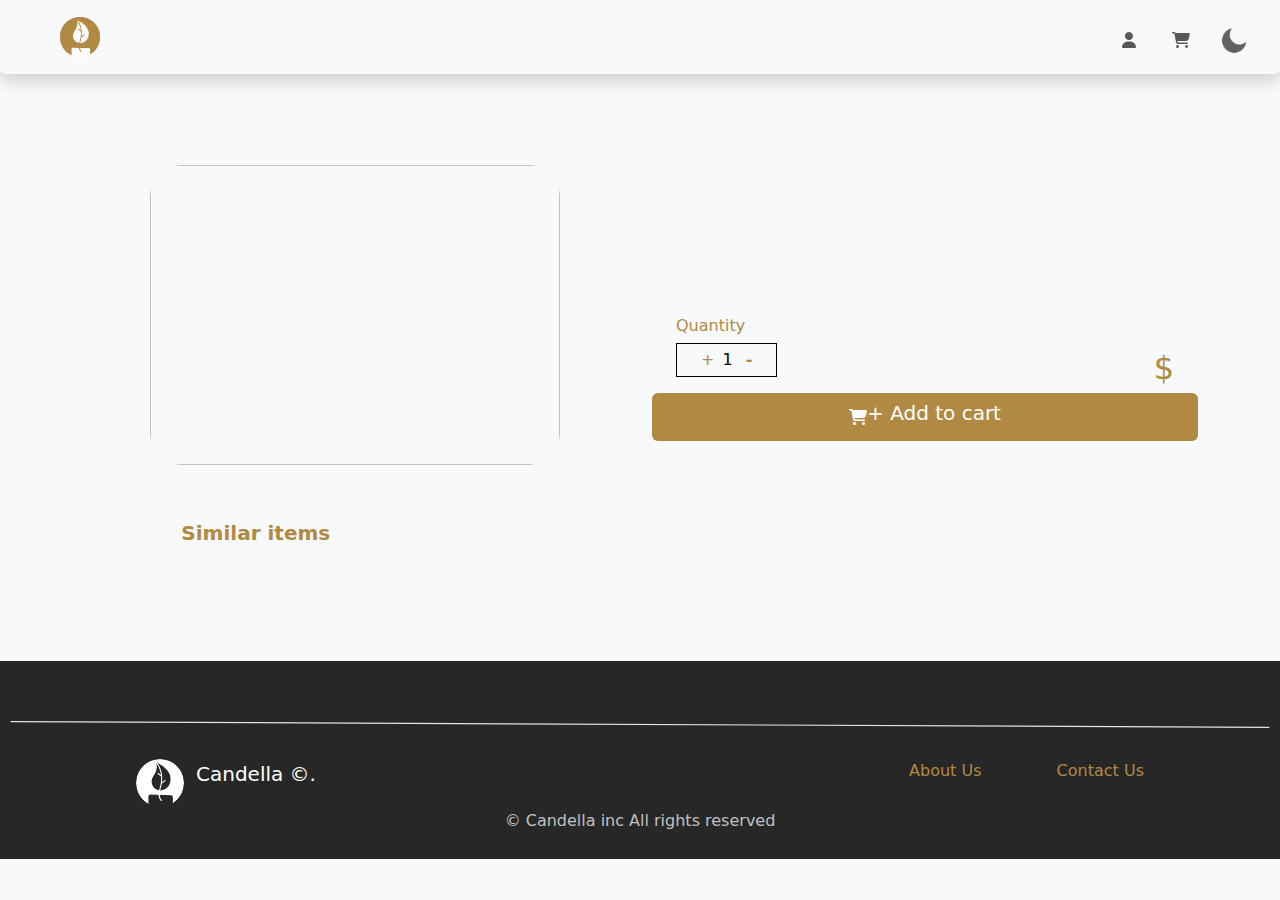
<file: productDetails.html>
<!DOCTYPE html>
<html lang="en">
<head>
    <meta charset="UTF-8">
    <meta name="viewport" content="width=device-width, initial-scale=1.0">
    <title>Candella | Product Details</title>
    <link rel="icon" type="image/x-icon" href="images/logo.svg">
        <!-- TODO:-------------------START google fonts----------------- -->

    <!-- TODO:-------------------END google fonts------------------- -->

    <!-- TODO:-------------------START CSS Links----------------------->
    <link rel="stylesheet" href="https://cdn.jsdelivr.net/npm/bootstrap@5.3.2/dist/css/bootstrap.min.css">
    <link rel="stylesheet" href="css/animate.css">
    <link rel="stylesheet" href="css/styles.css">
    <link rel="stylesheet" href="css/all.min.css">
    <script src="css/jquery.min.js"></script>
    <!-- TODO:-------------------END CSS Links------------------------ -->
    
    <!-- done:-------------------Start jQuery Links------------------------ -->
    <script src="js/jquery.min.js"></script>      
    <!-- done:-------------------END jQuery Links------------------------ -->

</head>
<body>
    <div class="container-fluid p-0">
        <nav class="navbar fixed-top navbar-expand-lg shadow color-mode rounded">
            <div class="container-fluid d-flex align-items-center h-100 ">
                <a class="navbar-brand d-flex justify-content-center align-items-center ms-5" href="index.html">
                    <img src="images/logo.svg" class="logo" alt="logo">
                </a>
                <button class="navbar-toggler" type="button" data-bs-toggle="collapse"
                    data-bs-target="#navbarSupportedContent" aria-controls="navbarSupportedContent" aria-expanded="false"
                    aria-label="Toggle navigation">
                    <span class="navbar-toggler-icon"></span>
                </button>
                <div class="collapse navbar-collapse rounded-5 pt-2 toggle-menu" id="navbarSupportedContent">
                    <ul class="navbar-nav ms-auto d-flex align-items-center ms-auto ">
                        
                        <li class="nav-item">
                            <a class="nav-link" id="signupIcon" href="signup.html"><i class="fa-solid fa-user"></i></a>
                            <a class="nav-link hiddenIcon" id="signoutIcon" href="login.html"><i class="fa-solid fa-sign-out"></i></a>
                        </li>
                        <li class="nav-item">
                            <a class="nav-link d-none" href="#"><i class="fa-solid fa-right-from-bracket"></i></a>
                        </li>
                        <li class="nav-item" id="cart-icon">
                            <a class="nav-link" href="cart.html"><i class="fa-solid fa-cart-shopping"></i>
                                <span id="cart-count"></span>
                            </a>
                        </li>
                    <!-- ! Dark & Light Mode Theme -->
                    <img src="images/moon.png"class='fas' id="dark_Icon">
                    <!-- ! Dark & Light Mode Theme -->
                    </ul>
    
                </div>
            </div>
        </nav>
    </div>
    <section id="home" class="w-100 d-flex  flex-column justify-content-around mt-5">
        <section id="p  roduct-details" class="d-flex align-items-center justify-content-center w-100 ">
            <div class="container ">
                <div class="row ">
                    <div class="col-md-6">
                        <div class="  m-0  d-flex justify-content-center BoxPro ">
                            <img id="imgPro"class="rounded-5 w-75" alt="">
                        </div>
                    </div>
                    <div class="col-md-6 py-4 ">
                        <div class="  w-100 m-0 h-100 d-flex flex-column justify-content-between">
                           <h3 id="title"></h3>
                           <p class="descc lead bg"></p>
                           <div>
                            <div class="container px-4">
                                <h5 class="fa-1x colBT">Quantity</h5>
                                <div class="w-100 d-flex align-items-center justify-content-between">
                                    <p class="border border-black py-1 px-4 bg-mode"><span id="plus" class="colBT">+</span><span id="count" class="ms-2 text-black ">1</span> <span id="min" class="ms-2 colBT fw-bolder">-</span></p>
                                    <div><h2 id="sal" class="d-inline colBT"><h2 class="d-inline colBT"> $</h2> </h2></div>
                                </div>
                            </div>
                            <div class="d-flex flex-column justify-content-center">
                                
                            </div>
                            <button id="add" class="bgcolBT btn-1  text-white w-100 mx-auto px-5 py-2 border-0 rounded-2 d-flex justify-content-center align-items-center">
                                <i class="fa-solid fa-cart-shopping" id="icon"></i>
                                <h5 class="">+ Add to cart</h5>
                            </button>
                            </div>
                        </div>
                    </div>
                </div>
                
        
            </div>
        </section>
        <section id="similar-items">
            <div class="container py-4  text-end">
        <section id="similar-items" class=" ">
            <div class="container py-4 ">
                <h5 class="colBT title py-2 fw-bolder">Similar items</h5>
                <div class="row similer_box text-left">
                </div>
                <button class="btn-1 bgcolBT px-5 mt-3 mx-auto bt-more ">More</button>
            </div>
        </section>
    </section>
        <!-- --------------------Footer-------------------- -->
        <div class="footer">
            <div class="footerSec1">
                <img class="separator" src="images/line-1.svg" />
                <div class="logoSection"> 
                    <div class="logoSec">
                        <img src="images/logo_b&w .svg" class="logoFooter">
                        <p class="logoDesc">Candella &copy;.</p>
                    </div>
                    <div class="contactAboutSection">
                        <a class="aboutFooter rounded-top-5" href="#" target="_parent" >About Us</a>
                        <a class="contactFooter" href="contact.html">Contact Us</a>
                    </div>
                </div>
            </div>
            <div  class="aboutDiv">
                <div class="aboutParagraph">
                    <h5 class=" mb-5">Candella is a FrontEnd E-commerce Project.</h5>
                    <h5>GitHub Repo :</h5>
                    <a href="https://github.com/Remondarefat/JavaScript_Project.git ">
                        https://github.com/Remondarefat/JavaScript_Project.git 
                    </a>
                    <h5 class="mt-5">Our Team:</h5>

                    <div class="container">
                        <div class="row justify-content-center align-items-center">

                            <div class="col-md-2 col-sm-4 aboutFooterDiv">
                                <img class=" rounded-circle aboutTeamImg" src="images/msps.jpeg" alt="">
                                <p style="font-size: 12px; " class="">
                                    <a class="" href="https://www.linkedin.com/in/marwan-salem-442b96151/"> 
                                        <img src="images/linkedinlogo.png" class="gitIcon"> Marwan Salem
                                    </a></p>
                            </div>

                            <div class="col-md-2 col-sm-4 aboutFooterDiv">
                                <img class=" rounded-circle aboutTeamImg" src="images/mgps.jpg" alt="">
                                <p style="font-size: 12px;">
                                    <a class="" href="https://www.linkedin.com/in/moataz-gamal-293146217/"> 
                                        <img src="images/linkedinlogo.png" class="gitIcon "> Moataz Gamal 
                                    </a>
                                </p>
                            </div>

                            <div class="col-md-2 col-sm-4 aboutFooterDiv">
                                <img class=" rounded-circle aboutTeamImg" src="images/rsps.jpg" alt="">
                                <p style="font-size: 12px;">
                                    <a class="" href="https://www.linkedin.com/in/rehab-sabry-08a864275/"> 
                                        <img src="images/linkedinlogo.png" class="gitIcon"> Rehab Sabry
                                    </a>
                                </p>
                            </div>

                            <div class="col-md-2 col-sm-4 aboutFooterDiv ">
                                <img class=" rounded-circle aboutTeamImg" src="images/mnps.jpg" alt="">
                                <p style="font-size: 12px;">
                                    <a class="" href="https://www.linkedin.com/in/minanagib22/">
                                        <img src="images/linkedinlogo.png" class="gitIcon "> Mina Naguib
                                    </a>
                                </p>
                            </div>

                            <div class="col-md-2 col-sm-4 aboutFooterDiv ">
                                <img class=" rounded-circle aboutTeamImg" src="images/rrps.jpg" alt="">
                                <p style="font-size: 12px;">
                                    <a class="" href="https://www.linkedin.com/in/remonda-refat-679a0b223/"> 
                                        <img src="images/linkedinlogo.png" class="gitIcon"> Remonda Refaat
                                    </a>
                                </p>
                            </div>

                            <div class="col-md-2 col-sm-4 aboutFooterDiv">
                                <img class=" rounded-circle aboutTeamImg" src="images/seps.jpg" alt="">
                                <p style="font-size: 12px;">
                                    <a class="" href="https://www.linkedin.com/in/salma-e-856468138/"> 
                                        <img src="images/linkedinlogo.png" class="gitIcon">Salma El Marhoumy
                                    </a>
                                </p>
                            </div>
                        </div>
                    </div>
                </div>
                
            </div>
            <div class="copyR">
                <p class="copyrightParagraph">&copy; Candella inc All rights reserved</p>
            </div>
        
    
    
        <script src="js/footer.js"></script>
        <!-------------------------------------------- End Of Footer ------------------------------------------>
    
    <!-- TODO:-------------------JS Links------------------>
    <script src="js/wow.min.js"></script>
    <script src="https://cdn.jsdelivr.net/npm/bootstrap@5.3.2/dist/js/bootstrap.bundle.min.js"></script>
    <script src="js/darkMode.js"></script>
    <script src="js/details.js"></script>
    <!-- TODO:-------------------END JS Links---------------- -->
</body>
</html>
</file>
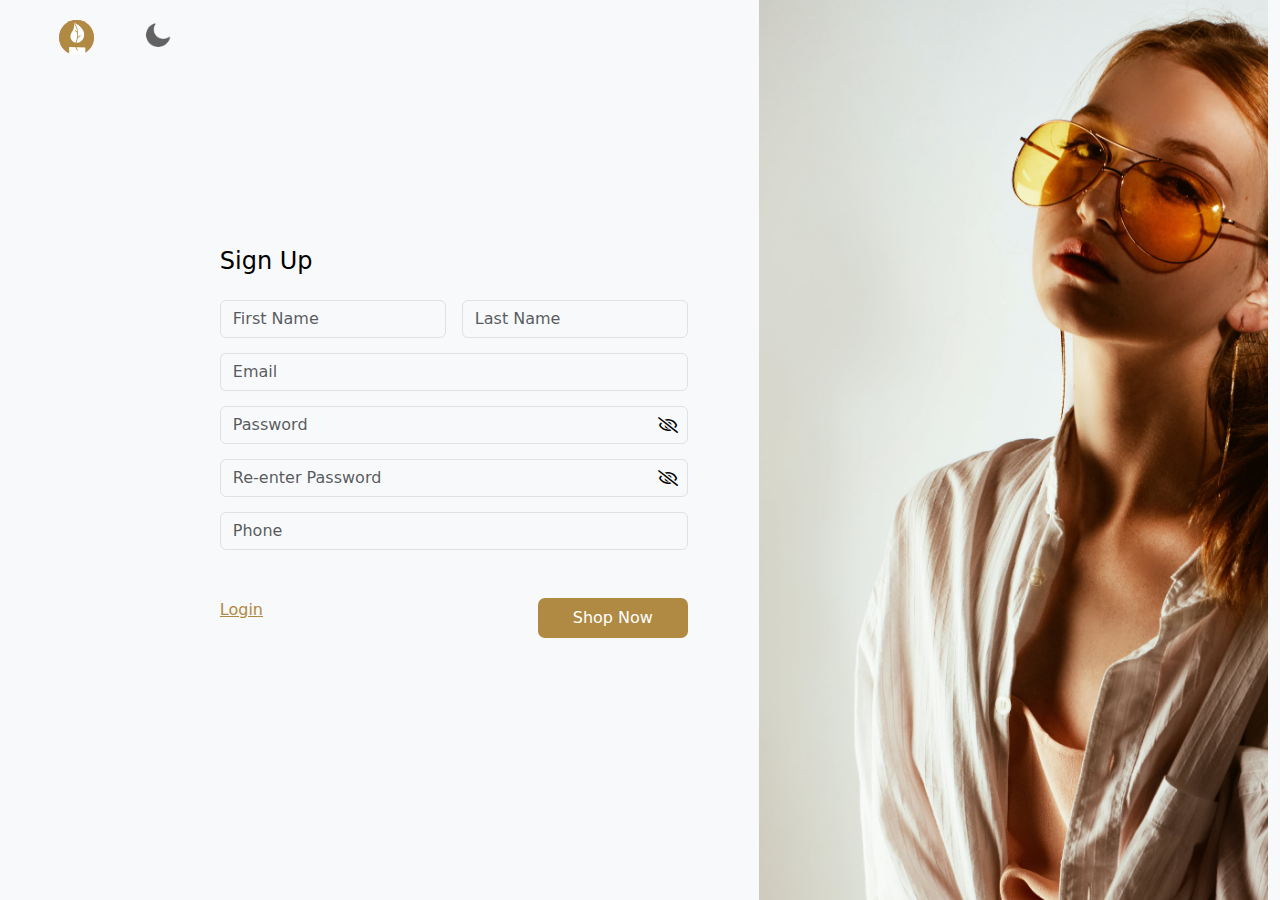
<file: signup.html>
<!DOCTYPE html>
<html lang="en">

<head>
    <meta charset="UTF-8">
    <meta name="viewport" content="width=device-width, initial-scale=1.0">
    <title>Candella | Sign Up</title>
    <link rel="icon" type="image/x-icon" href="images/logo.svg">
    <!-- TODO:-------------------START CSS Links----------------------->
    <link rel="stylesheet" href="https://cdn.jsdelivr.net/npm/bootstrap@5.3.2/dist/css/bootstrap.min.css">
    <link rel="stylesheet" href="https://cdnjs.cloudflare.com/ajax/libs/font-awesome/5.13.0/css/all.min.css">
    <link rel="stylesheet" href="css/styles.css">
    <!-- TODO:-------------------END CSS Links------------------------ -->
</head>

<body>
    <!-- Sign Up Form -->
    <div class="container-fluid d-flex flex-wrap flex-column">
        <div class="row">
            <div class="contact-first-block col-md-7 d-flex flex-wrap justify-content-center align-items-center ">
                <img class="signup-logo d-flex flex-column" src="images/logo.svg" alt="Logo">
                    <!-- ! Dark & Light Mode Theme -->
                    <img src="images/moon.png"class='fas contact-logo d-flex flex-column mx-5' id="dark_Icon">
                    <!-- ! Dark & Light Mode Theme -->
                <form onsubmit="return signup()">
                    <h1 class="mb-4 fs-4" id="signup-heading">Sign Up</h1>

                    <div class="col-auto">
                        <div class="d-flex col-auto">
                            <div class="signup-name me-3">
                                <input type="text" class="form-control" placeholder="First Name" aria-label="firstName"
                                    id="fname-input" required>
                                <div id="fname_validation" class="signup-validation"></div>
                            </div>
                            <div class="signup-name">
                                <input type="text" class="form-control" placeholder="Last Name" aria-label="lastName"
                                    id="lname-input" required>
                                <div id="name_validation" class="signup-validation"></div>
                            </div>
                        </div>
                        <input type="email" class="form-control" id="email-input" placeholder="Email"
                            aria-describedby="emailHelp" required>
                        <div id="email_validation" class="signup-validation"></div>
                        <div class="password-container">
                            <input type="password" class="form-control" placeholder="Password" id="password-input">
                            <i class="far fa-eye-slash toggle-password" id="togglePassword"></i>
                        </div>
                        <div class="password-container">
                            <div id="password_validation" class="signup-validation"></div>
                            <input type="password" class="form-control" placeholder="Re-enter Password"
                                id="confirm-password-input" required>
                            <i class="far fa-eye-slash toggle-password" id="togglePassword2"></i>
                        </div>
                        <div id="confirm_password_validation" class="signup-validation"></div>
                        <input type="text" class="form-control" placeholder="Phone" aria-label="phone" id="phone-input"
                            maxlength="11" required>
                        <div id="phone_validation" class="signup-validation"></div>
                        <div class="d-flex justify-content-between mt-5">
                            <a href="login.html" class="redirect-anchor">Login</a>
                            <input type="submit" class="signup-btn" value="Shop Now">
                        </div>
                    </div>
                </form>
            </div>
            <div class="col-md-5 signup-image-container">
                <img class="signup-image" src="images/signup&login.jpg" alt="Sign Up Image">
            </div>
        </div>
        <div>

        </div>
    </div>
    <!-- !Dark Mode Script--- -->
        <script>
            let dark_Icon=document.getElementById('dark_Icon');
            dark_Icon.onclick =function(){
                document.body.classList.toggle('dark-theme');
                if(document.body.classList.contains('dark-theme')){
                    dark_Icon.src='images/sun.png';
                }else{
                    dark_Icon.src='images/moon.png';
                }
            }
        </script>
    <!-- !Dark Mode Script--- -->

    <!-- TODO:-------------------JS Links------------------>
    <script src="https://cdn.jsdelivr.net/npm/bootstrap@5.3.2/dist/js/bootstrap.bundle.min.js"></script>

    <!-- <script src="js/main.js"></script> -->
    <script src="js/darkMode.js"></script>
    <script src="js/signup.js"></script>
    <!-- TODO:-------------------END JS Links---------------- -->
</body>

</html>
</file>
<file: css/styles.css>
/* ----------------------------------------- General-------------------------------------------------- */

*{
    margin: 0;
    padding: 0;
    box-sizing: border-box;
}

html{
    scroll-behavior: smooth;    
}
:root{
    --main-color:#EDCBA8;
    --second-color:#EDCBA6;
    --bt-bg-color:#B08A42;
    --navbar-bg-color:#272727;
    --nav-tabs-bg-color:#E0E0E0; 
    --body-bg:rgb(248,249,250);
    --hoverColor:#E0E0E0;
    --arrowColor:#272727;
}
.dark-theme{
    /* --text-color:#black; */
    --main-color: #333;
    --second-color: #222;
    --bt-bg-color:#B08A42;
    --navbar-bg-color: #333;
    --nav-tabs-bg-color: #444;
    --text-color:#ffff;
    --body-bg:#272727 ;
    --icon-color:#ffff;
    --inputs-color:#6c6c6c;
    --input-hoverColor:#abaaaa;
    --hoverColor:#ffff;
    --cartColor:#c1c1c1;
    --arrowColor:#ffff;
}
body{
    background-color:var(--body-bg) ;
    color:var(--text-color);

}
input[type='text'],input[type='password'],input[type='email'],
input[type='number'],textarea{
    background-color:var(--cartColor) !important ;
}
input[type='text']:focus,input[type='password']:focus,
input[type='email']:focus,input[type='number']:focus,textarea:focus{
    background-color:var(--input-hoverColor) !important ;
}
.card{
    background-color:var(--cartColor) ;
}

/* !-----Loading Page------ */
#loading{
    top: 0;
    left: 0;
    bottom: 0;
    right: 0;
    position: fixed;
    background-color: rgba(0, 0, 0, .7);
    /* background-color: #272727; */
    z-index: 99999999;
    display: flex;
    justify-content: center;
    align-items: center;
    color: #272727;
    /* opacity: 0.5; */
}
#homePage {
    overflow: hidden;
}


img{
    width: 97%;
}
.ring
{
  position:absolute;
  top:50%;
  left:50%;
  transform:translate(-50%,-50%);
  width:150px;
  height:150px;
  background:transparent;
  border:3px solid #3c3c3c;
  border-radius:50%;
  text-align:center;
  line-height:150px;
  font-family:sans-serif;
  font-size:20px;
  color:var(--main-color);
  letter-spacing:4px;
  text-transform:uppercase;
  text-shadow:0 0 10px var(--main-color);
  box-shadow:0 0 20px rgba(0,0,0,.5);
}
.ring:before
{
  content:'';
  position:absolute;
  top:-3px;
  left:-3px;
  width:100%;
  height:100%;
  border:3px solid transparent;
  border-top:3px solid var(--main-color);
  border-right:3px solid var(--main-color);
  border-radius:50%;
  animation:animateC 2s linear infinite;
}

@keyframes animateC
{
  0%
  {
    transform:rotate(0deg);
  }
  100%
  {
    transform:rotate(360deg);
  }
}
@keyframes animate
{
  0%
  {
    transform:rotate(45deg);
  }
  100%
  {
    transform:rotate(405deg);
  }
}
/* !-----Loading Page------ */
/* !-----Dark Mode Style--- */
#dark_Icon{
    width: 30px;
    cursor: pointer;
    margin-left: 15px;
}
/* !-----Dark Mode Style--- */
/*------------------------------------- Slider -------------------------------------------------- */
.slider {
    height: 100vh;
    position: relative;
    margin-top: 75px;
    overflow: hidden;
    
}

.slider img {
    object-fit: cover;
    height: 100%;
    width: 100%;
    position: absolute;
    top: 0;
    left: 0;
    opacity: 0;
    transition: opacity 0.5s;
}

.slider img.active {
    opacity: 1;
}

.next,
.prev {
    color: #fff;
    font-size: 3rem;
    position: absolute;
    top: 50%;
    transform: translateY(-50%);
    cursor: pointer;
    z-index: 1;
    text-decoration: none;
    color: #272727;
    font-weight: bold;
}

.next {
    right: 2rem;
}

.prev {
    left: 2rem;
}

.img_slider {
    width: 100%;
    height: auto;
}

.container-fluid {
    margin-right: 0;
    margin-left: 0;
}
/* ----------------------------------End of slider -------------------------------------------------*/

/*----------------------- Nav bar and Home page products ------------------------------------ */
/* .navbar{
    background-color: var(--body-bg) !important;  
} */

.fa-solid, .fas{
    color:var(--icon-color)
}
.logo{
    width:40px;
}

.navbar-nav li{
    padding: 5px;
}
ul{
    margin-right: 20px;
}
.search-form{
    position: relative;
}
.form-control-search{
    border-radius: 20px;
    padding-left: 10px;
    border: 1px solid #eee;
    outline: none;
    text-align: center;
    height: 30px;
    color: #000;
}
.form-control-search{
    color: #d5d5d6;
}
.form-control-search::placeholder{
    padding-left: 25px;
}
.search-sign{
    position: absolute;
    left: 10px;
    top: 50%;
    transform: translateY(-50%);
    color: var(--bt-bg-color);
}
.form-control-search:focus{
    box-shadow: 0 0 5px #eee;
}
.form-control-search:focus ~ .search-sign{
    display: none;
}
.navbar-toggler{
    color: var(--bt-bg-color);
}
.navbar{
    height: min-content;
}
.catogories{
    background-color: var(--nav-tabs-bg-color);
    z-index: 1000;
    list-style: none;
    display: flex;
    justify-content: center;
    padding: 10px;
}
.catogories li{
    padding: 5px;
    cursor: pointer;
}
.catogories li a {
    color: var(--text-color);
    border: none !important; 
}
.catogories li:hover a{
    background-color: var(--bt-bg-color)!important;
    color: white;

}

.Active{ 
    background-color: var(--bt-bg-color) !important;
    color: #eee !important;
    transform: scale(1.2);
    transition: 0.5s;
}
.fetch{
    margin-top: 100px;
    display: flex;
    flex-wrap: wrap;
    justify-content: center;
    gap: 5px;

}
.card {
    
    border: 1px solid #ccc;
    margin: 10px auto;
    padding: 5px;
    align-items: center;
    justify-content: center;
    border-radius: 10px; 
    text-align: center;
    box-shadow: rgba(14, 30, 37, 0.12) 0px 2px 4px 0px, rgba(14, 30, 37, 0.32) 0px 2px 16px 0px;
}.card img{
    height: 150px;
    margin-top: 20px;
}
.card .item{
    width: 100%;
    height: 100%;
    display: flex;
    flex-direction: column;
    align-items: center;
    justify-content: center;
    gap: 5px;
    margin-top: 15px;
}
.card h2{
    height: 65px;
    font-size: 15px;
    color: #000;
}
.card p{
    color: var(--bt-bg-color);
    font-size: 20px;
    margin-top: -20px;
    width: 100%;
    height: 50px;
    line-height: 50px;
    text-align: center;
    font-weight:400;
    background-color: var(--nav-tabs-bg-color);
    border-radius: 10px;
}
.top-button {
    position: fixed;
    bottom: 20px;
    right: 40px;
    padding: 20px;
    background-color: var(--bt-bg-color);
    color: white;
    border: none;
    cursor: pointer;
    border-radius: 10px;
    animation: move 1s ease-in-out infinite;
}

@keyframes move{
    0%{
        transform: translateY(0);
    }
    50%{
        transform: translateY(-10px);
    }
    100%{
        transform: translateY(0);
    }
} 
@media (max-width: 769px ) {

    .top-button{
        display: none;
    }

}
.product_box_img{
    cursor: pointer;
}
/* ---------------------------- End of home page ------------------------------------------------- */

/* ------------------------------  sign up & contact style ----------------------------------------  */
.contact-first-block{
    padding: 20px;
}

.contact-first-block input {
    margin-bottom: 15px;
    
}
.signup-logo , .contact-logo {
    width: 35px;
    align-self: flex-start;
}
.signup-image  {
    width: -webkit-fill-available;
    object-fit: cover;
    object-position: 15% 1%;
    height: 100vh;
    max-width: 100%;

}
.signup-image {
    zoom:200%;
}

.redirect-anchor{
    color: var(--bt-bg-color);
}
  #signup-heading, .redirect-anchor:hover{
    /* color: var(--navbar-bg-color); */
    color: var(--text-color);
}
.signup-btn {
    padding: 6px 25px;
    background-color: var(--bt-bg-color);
    border-color: var(--bt-bg-color);
    border-radius: 7px;
    border-color: transparent;
    color: #fff;
    width: 150px;
}
.signup-btn:hover , .contact-btn:hover {
    background-color: var(--navbar-bg-color);
    color: #fff;
}
.signup-image-container {
    height: 100vh;
    overflow: hidden;
}
.signup-validation {
    color: red;
    margin: 5px 0;
}
#password_validation {
   
    width: 400px;
}
.password-container {
    position: relative;
}
.toggle-password {
    position: absolute;
    right: 10px;
    top: 50%;
    transform: translateY(-50%);
    cursor: pointer;
}
.contact-image{
    width: -webkit-fill-available;
    object-fit: cover;
    object-position: 80% 1%;
    height: 100vh;
    max-width: 100%;
}
.contact-textarea{
    height: 100px;
}
.contact-btn {
    margin-top: 32px;
    width: 137px;
    background-color: var(--bt-bg-color);
    border-color:transparent;
}

/* -------------------------End of sign up and contact style --------------------------------- */


/* -------------------------------- Product Details style -------------------------------------- */
#home{
    position: relative;
    top: 13vh;
}
@media screen and (max-width:768px) {
    #home{
        height: 100%;
        top: 50px;
    }
}
.addition-item{
    display: none;
}
.color-mode{
    background-color: var(--body-bg);
}
.bg-mode{
    background-color: var(--text-color);
}
.pr_box{
    position: relative;
    transition: transform 1s;
}
.pr_box:hover{
    transform: scale(1.1);
    
}
.pr_box:hover::before{
    content: "";
    position: absolute;
    height: 50%;
    top: 0;
    left: 0;
    background-color: rgba(0, 0, 0, .2);
    animation: ani 1s;
    animation-fill-mode: forwards;
    cursor: pointer;
}
@keyframes ani{
    0%{
        width: 0;
        height: 50%;
    }
    100%{
        width: 100%;
        height: 50%;
    }
}
.pr_box:hover::after{
    content: "";
    position: absolute;
    height: 50%;
    bottom: 0;
    right: 0;
    background-color: rgba(0, 0, 0, .2);
    animation: ani 1s;
    animation-fill-mode: forwards;
    cursor: pointer;
}
#arrow-top{
    color: var(--bt-bg-color);
    position: absolute;
    bottom: -15px;
    animation: arr .5s infinite;
    display: none;
}
@keyframes arr{
    0%{
        bottom: -15px;
        transform: scale(1);
    }
    100%{
        transform: scale(1.2);
        bottom: -8px;;
    }
}


#product-details .container div .add{
    border: 1px solid var(--bt-bg-color) !important;
}
.colBT{
    color: var(--bt-bg-color);
}
.bgcolBT{
    background-color: var(--bt-bg-color);
}
.BoxPro{
    height: 300px;
}
@keyframes btnmove{
    0%{transform: translateY(0px);}
    50%{transform: translateY(10px);}
    100%{transform: translateY(0px);}
}
.bt-more{
    animation: btnmove 1s infinite;
    transform: translateY(200px);
    color: white;
    border: none;
}
.bt-more:hover{
    background-color: white;
    color: var(--bt-bg-color);
}
#similar-items .title{
    position: relative;
    left: 8%;
    width: fit-content;
}
.similer-t{
    text-align: left;
    padding: 4px 10px;
}
.similer-pt{
    text-align: right;
    padding-right: 20px;
}
.box-image{
    width: 100%; 
    height: 65%;
}
.box{
    width: 70%; 
    cursor: pointer;
    height: 300px;
    transition: transform .5s;   
}
.box:hover{
    
    transform: scale(1.1);
    
}
#plus , #min{
    cursor: pointer;
}

#cart-count {
    background-color: var(--bt-bg-color);
    padding: 0px 4px;
    border-radius: 50%;
    color: white;
    position: absolute;
    top: 6px;
    animation: car 1s infinite;
    animation-timing-function: linear;
}
@keyframes car{
    0%{
        top:6px;
    }
    100%{
        top: 16px;
    }
}
/*------------------------------- End of Product Details style ------------------------------- */


/* !     ------------------------------- Footer -----------------------------------                  */

.footer {
    position: relative;
    bottom: 0;
    left: 0;
    width: 100%;
    background-color: var(--navbar-bg-color);
    padding: 10px;
    text-align: center;
    /* height: 500px; */
    }
    .separator{
    margin-top: 50px;
    margin-bottom: 30px;
    width: 100%;
    
    }
    .logoSection {
    display: flex;
    /* align-items: center; */
    justify-content: space-between; 
    }
    
    .logoSec {
        display: flex;
        /* align-items: center; */
        justify-content: space-between; 
        margin-left: 10%;
        }
    .logoFooter {
    width: 50px;
    height: 50px;
    margin-right: 10px;
    }
    
    .logoDesc {
    font-size: 20px;
    color: #fff;
    }
    .aboutFooter{
        margin-right: 50px;
        padding: 20px 20px;
        position: relative;
    }
    
    
    .aboutFooter,
    .contactFooter {
    color: var(--bt-bg-color);
    text-decoration: none; 
    
    }
    .abo{
        background-color: var(--bt-bg-color);
        color: white;
        width: fit-content;
    }
    .aboutFooter::before{
    content: "";
    width: 100%;
    height: 70px;
    background-color: var(--bt-bg-color);
    position: absolute;
    bottom: -90%;
    left: 0;
    display:none;
    }
    .contactAboutSection
    {
    margin-right: 10%;
    }
    
    .aboutFooter:hover,
    .contactFooter:hover {
    color: var(--hoverColor);
}
    
    .copyrightParagraph{
        color: #c0c0c0;
    }
    
    .aboutDiv {
        display: none; 
        width: 80%;
        background-color: var(--bt-bg-color);
        border-radius: 20px;
        margin: 20px;
        padding: 20px;
        text-align: center;
        margin-left: auto;
        margin-right: auto;
    }
    .aboutDiv a{
        text-decoration: none;
        color:#c3c2c2;
    }
    .aboutDiv a:hover{
        color: var(--navbar-bg-color);
    }
    .aboutParagraph{
    text-align: left;
    }
    
    .aboutTeamImg{
        width: 80px;
        height: 80px;
    }
    .rem{
        color: var(--bt-bg-color);
        cursor: pointer;
        text-decoration: none;
    }
    .quan{
        border: 2px solid var(--bt-bg-color);
        padding: 3px 15px;
    }
    .che{
        background-color: var(--bt-bg-color);
        color: white;
        padding: 5px 50px;
        cursor: pointer;
        
    }
    .che:hover {
        color: white;
        background-color: var(--navbar-bg-color);
    }
    .minusItem:hover {
        color:var(--arrowColor);
    }
    .plusItem:hover{
        color:var(--arrowColor);

    }

    .aboutFooterDiv{
    align-items: center;
    justify-content: center;
    }
    .removeItem:hover{
        color:var(--navbar-bg-color);
    }
    .gitIcon{
        width: 20px;
    }
    /*  cart */
    .cart-height {
        min-height: 51vh;
    }
    
    /*!      ------------------------------- End of Footer -----------------------------------                  */
    
/* !-------------------------- Start Check Out & Login Style---------------------------- */
/* ? Start Check Out Style */
.checkOutInfo{
    height: 100vh;
}
.toShop{
    color:var(--bt-bg-color);

}
.ImageOrder{
    height: 200px;
}
#checkOut{
    height: 100vh;
}
#creditCardInfo{
    display: none;
}
.btn-1 , .signup-btn , .contact-btn{
    padding: 6px 25px;
    background-color: var(--bt-bg-color);
    border-color: var(--bt-bg-color);
    border-radius: 7px;
    border-color: transparent;
    color: #fff;
    width: 150px;
    transition: 0.5s;
}
.btn-1:hover , .signup-btn:hover , .contact-btn:hover{
    background-color: var(--navbar-bg-color);
    color: #fff;
    scale:1.1;
}

#checkOutValidation , #loginValidation ,#emailValidation ,#passwordValidation {
    color: red;
}

/* Chrome, Safari, Edge, Opera */
input::-webkit-outer-spin-button,
input::-webkit-inner-spin-button {
-webkit-appearance: none;
margin: 0;
}
/* Firefox */
/* input[type=number] {
-moz-appearance: textfield;
} */
/* ? End Check Out Style */

/* ? Start Login Style */
.login-Info{
    padding:20px;
}

.trans{
    transition: 0.4s all ease-out;
}

.hiddenIcon{
    display: none;
}

/* !------------ End Check Out & Login Style------- */
.navbar{
    background-color: var(--body-bg) ;
    transition: background-color 1s;
}
</file>
